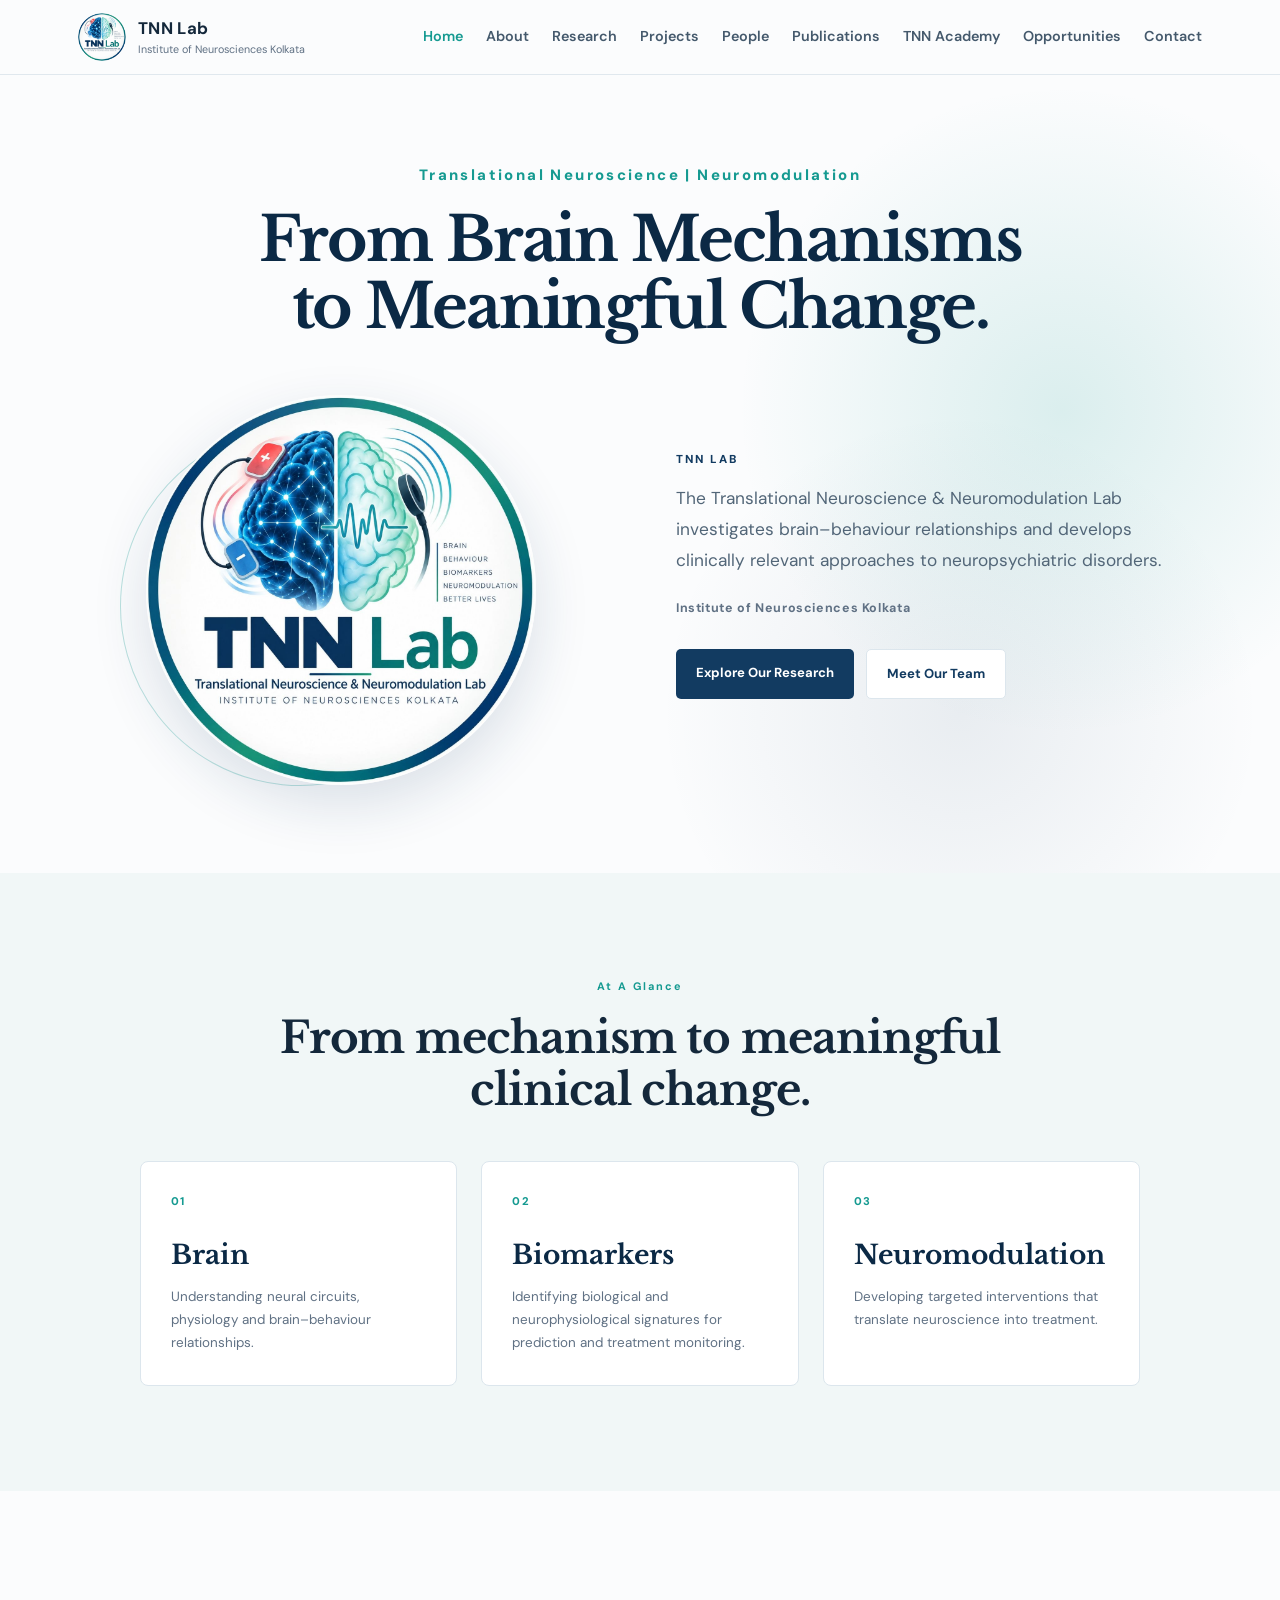
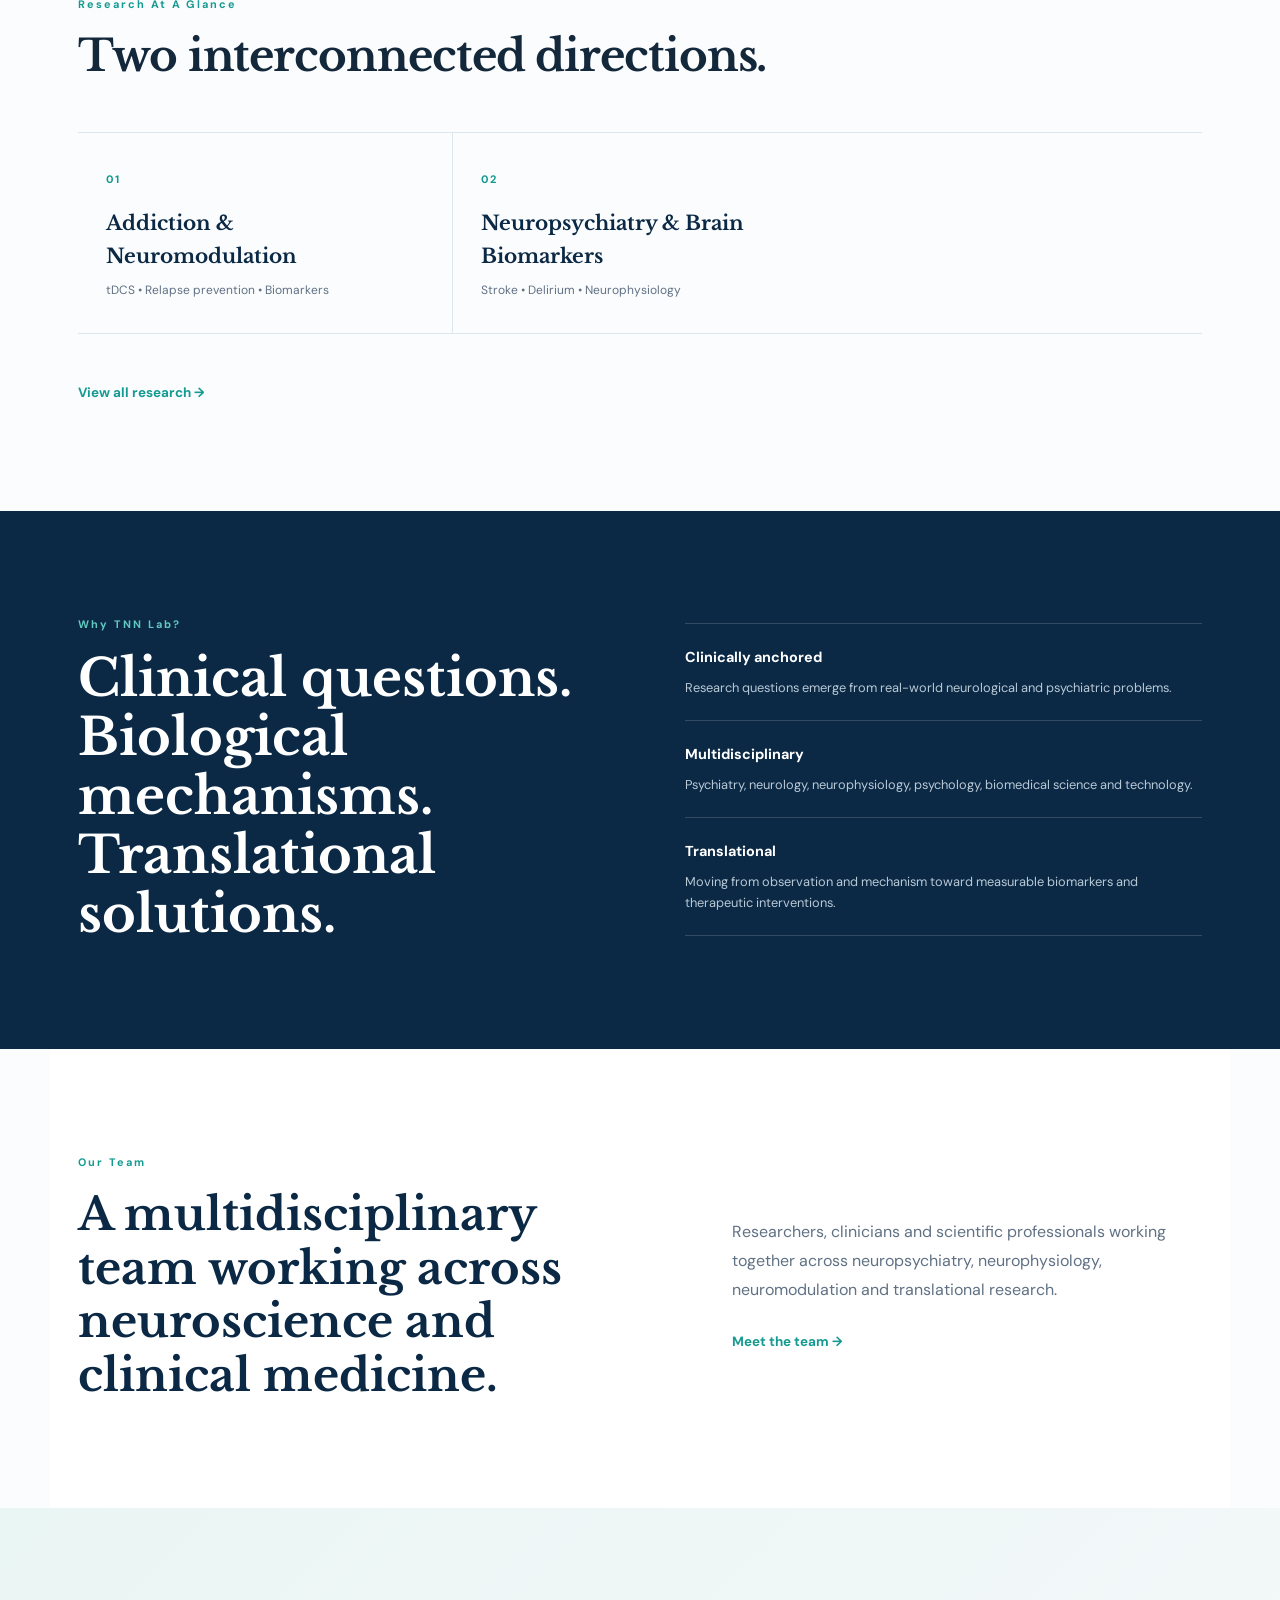
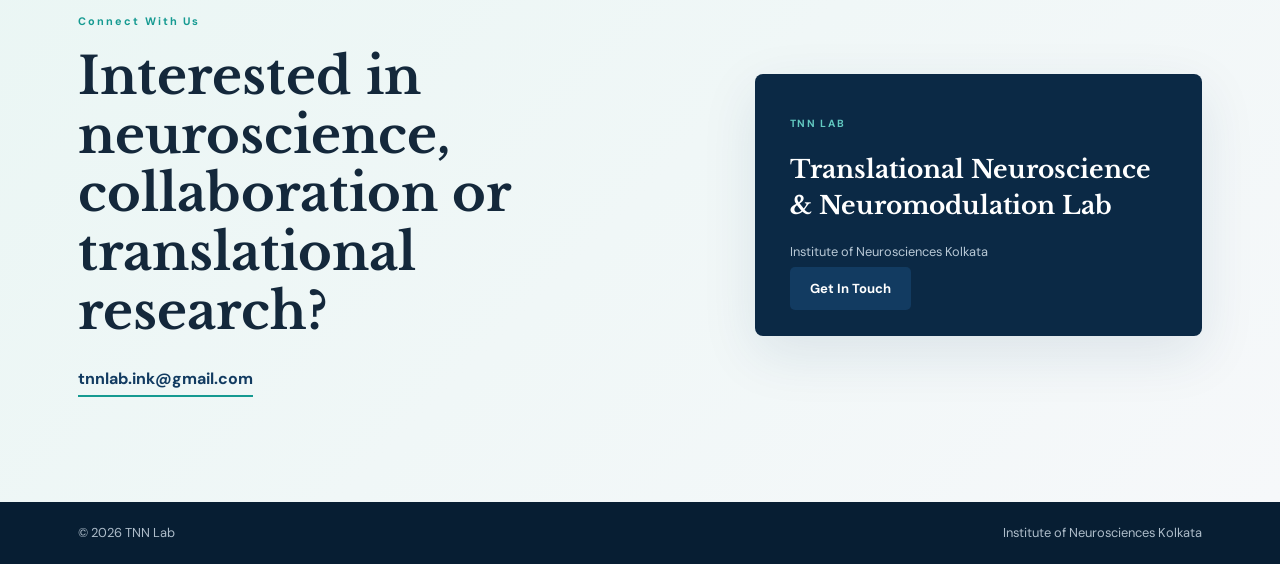
<file: index.html>
<!DOCTYPE html>
<html lang="en">
<head>
  <meta charset="UTF-8">
  <meta name="viewport" content="width=device-width, initial-scale=1.0">
  <meta name="description" content="TNN Lab — Translational Neuroscience & Neuromodulation Lab at the Institute of Neurosciences Kolkata.">
  <title>TNN Lab | Translational Neuroscience & Neuromodulation</title>
  <link rel="stylesheet" href="style.css">
</head>
<body>
  <header class="site-header">
    <div class="nav-wrap">
      <a class="brand" href="index.html" aria-label="TNN Lab home">
        <img src="assets/tnn-lab-logo.jpg" alt="TNN Lab logo">
        <span><strong>TNN Lab</strong><small>Institute of Neurosciences Kolkata</small></span>
      </a>
      <button class="menu-toggle" aria-label="Open navigation" aria-expanded="false">☰</button>
      <nav class="nav" aria-label="Primary navigation">
        <a class="active" href="index.html">Home</a>
        <a href="about.html">About</a>
        <a href="research.html">Research</a>
        <a href="projects.html">Projects</a>
        <a href="people.html">People</a>
        <a href="publications.html">Publications</a><a href="academy.html">TNN Academy</a>
        <a href="opportunities.html">Opportunities</a>
        <a href="contact.html">Contact</a>
      </nav>
    </div>
  </header>

  <main>
    <section class="hero home-hero">
      <div class="home-hero-heading">
        <p class="home-eyebrow">Translational Neuroscience | Neuromodulation</p>
        <h1>From Brain Mechanisms<br><em>to Meaningful Change.</em></h1>
      </div>

      <div class="home-intro">
        <div class="home-intro-visual">
          <div class="logo-orbit"></div>
          <img src="assets/tnn-lab-logo.jpg" alt="TNN Lab">
        </div>
        <div class="home-intro-copy">
          <p class="home-intro-kicker">TNN Lab</p>
          <p class="lead">
            The Translational Neuroscience &amp; Neuromodulation Lab investigates
            brain–behaviour relationships and develops clinically relevant approaches
            to neuropsychiatric disorders.
          </p>
          <p class="home-location">Institute of Neurosciences Kolkata</p>
          <div class="hero-actions">
            <a class="btn btn-primary" href="research.html">Explore Our Research</a>
            <a class="btn btn-quiet" href="people.html">Meet Our Team</a>
          </div>
        </div>
      </div>
    </section>

    <section class="home-pillars section section-light">
      <div class="section-heading home-centered-heading">
        <p class="eyebrow">At A Glance</p>
        <h2>From mechanism to meaningful clinical change.</h2>
      </div>
      <div class="pillar-grid">
        <article class="pillar">
          <div class="pillar-number">01</div>
          <h3>Brain</h3>
          <p>Understanding neural circuits, physiology and brain–behaviour relationships.</p>
        </article>
        <article class="pillar">
          <div class="pillar-number">02</div>
          <h3>Biomarkers</h3>
          <p>Identifying biological and neurophysiological signatures for prediction and treatment monitoring.</p>
        </article>
        <article class="pillar">
          <div class="pillar-number">03</div>
          <h3>Neuromodulation</h3>
          <p>Developing targeted interventions that translate neuroscience into treatment.</p>
        </article>
      </div>
    </section>

    <section class="home-research section">
      <div class="section-heading">
        <p class="eyebrow">Research At A Glance</p>
        <h2>Two interconnected directions.</h2>
      </div>
      <div class="research-glance-grid">
        <article>
          <span>01</span>
          <h3>Addiction &amp; Neuromodulation</h3>
          <p>tDCS • Relapse prevention • Biomarkers</p>
        </article>
        <article>
          <span>02</span>
          <h3>Neuropsychiatry &amp; Brain Biomarkers</h3>
          <p>Stroke • Delirium • Neurophysiology</p>
        </article>
      </div>
      <div class="section-cta"><a class="text-link" href="research.html">View all research →</a></div>
    </section>

    <section class="home-why section section-dark">
      <div class="home-why-grid">
        <div>
          <p class="eyebrow">Why TNN Lab?</p>
          <h2>Clinical questions.<br>Biological mechanisms.<br>Translational solutions.</h2>
        </div>
        <div class="why-list">
          <div><strong>Clinically anchored</strong><span>Research questions emerge from real-world neurological and psychiatric problems.</span></div>
          <div><strong>Multidisciplinary</strong><span>Psychiatry, neurology, neurophysiology, psychology, biomedical science and technology.</span></div>
          <div><strong>Translational</strong><span>Moving from observation and mechanism toward measurable biomarkers and therapeutic interventions.</span></div>
        </div>
      </div>
    </section>

    <section class="home-team section">
      <div class="home-team-inner">
        <div>
          <p class="eyebrow">Our Team</p>
          <h2>A multidisciplinary team working across neuroscience and clinical medicine.</h2>
        </div>
        <div>
          <p>Researchers, clinicians and scientific professionals working together across neuropsychiatry, neurophysiology, neuromodulation and translational research.</p>
          <a class="text-link" href="people.html">Meet the team →</a>
        </div>
      </div>
    </section>

    <section class="home-contact section contact-section">
      <div class="contact-grid">
        <div>
          <p class="eyebrow">Connect With Us</p>
          <h2>Interested in neuroscience, collaboration or translational research?</h2>
          <a class="email" href="mailto:tnnlab.ink@gmail.com">tnnlab.ink@gmail.com</a>
        </div>
        <div class="contact-box">
          <span class="contact-label">TNN LAB</span>
          <h3>Translational Neuroscience<br>&amp; Neuromodulation Lab</h3>
          <p>Institute of Neurosciences Kolkata</p>
          <a class="btn btn-primary" href="contact.html">Get In Touch</a>
        </div>
      </div>
    </section>
  </main>

  <footer>
    <div class="footer-inner">
      <span>© <span id="year"></span> TNN Lab</span>
      <span><a href="https://www.neurokolkata.org/" target="_blank" rel="noopener">Institute of Neurosciences Kolkata</a></span>
    </div>
  </footer>
  <script src="script.js"></script>
</body>
</html>
</file>
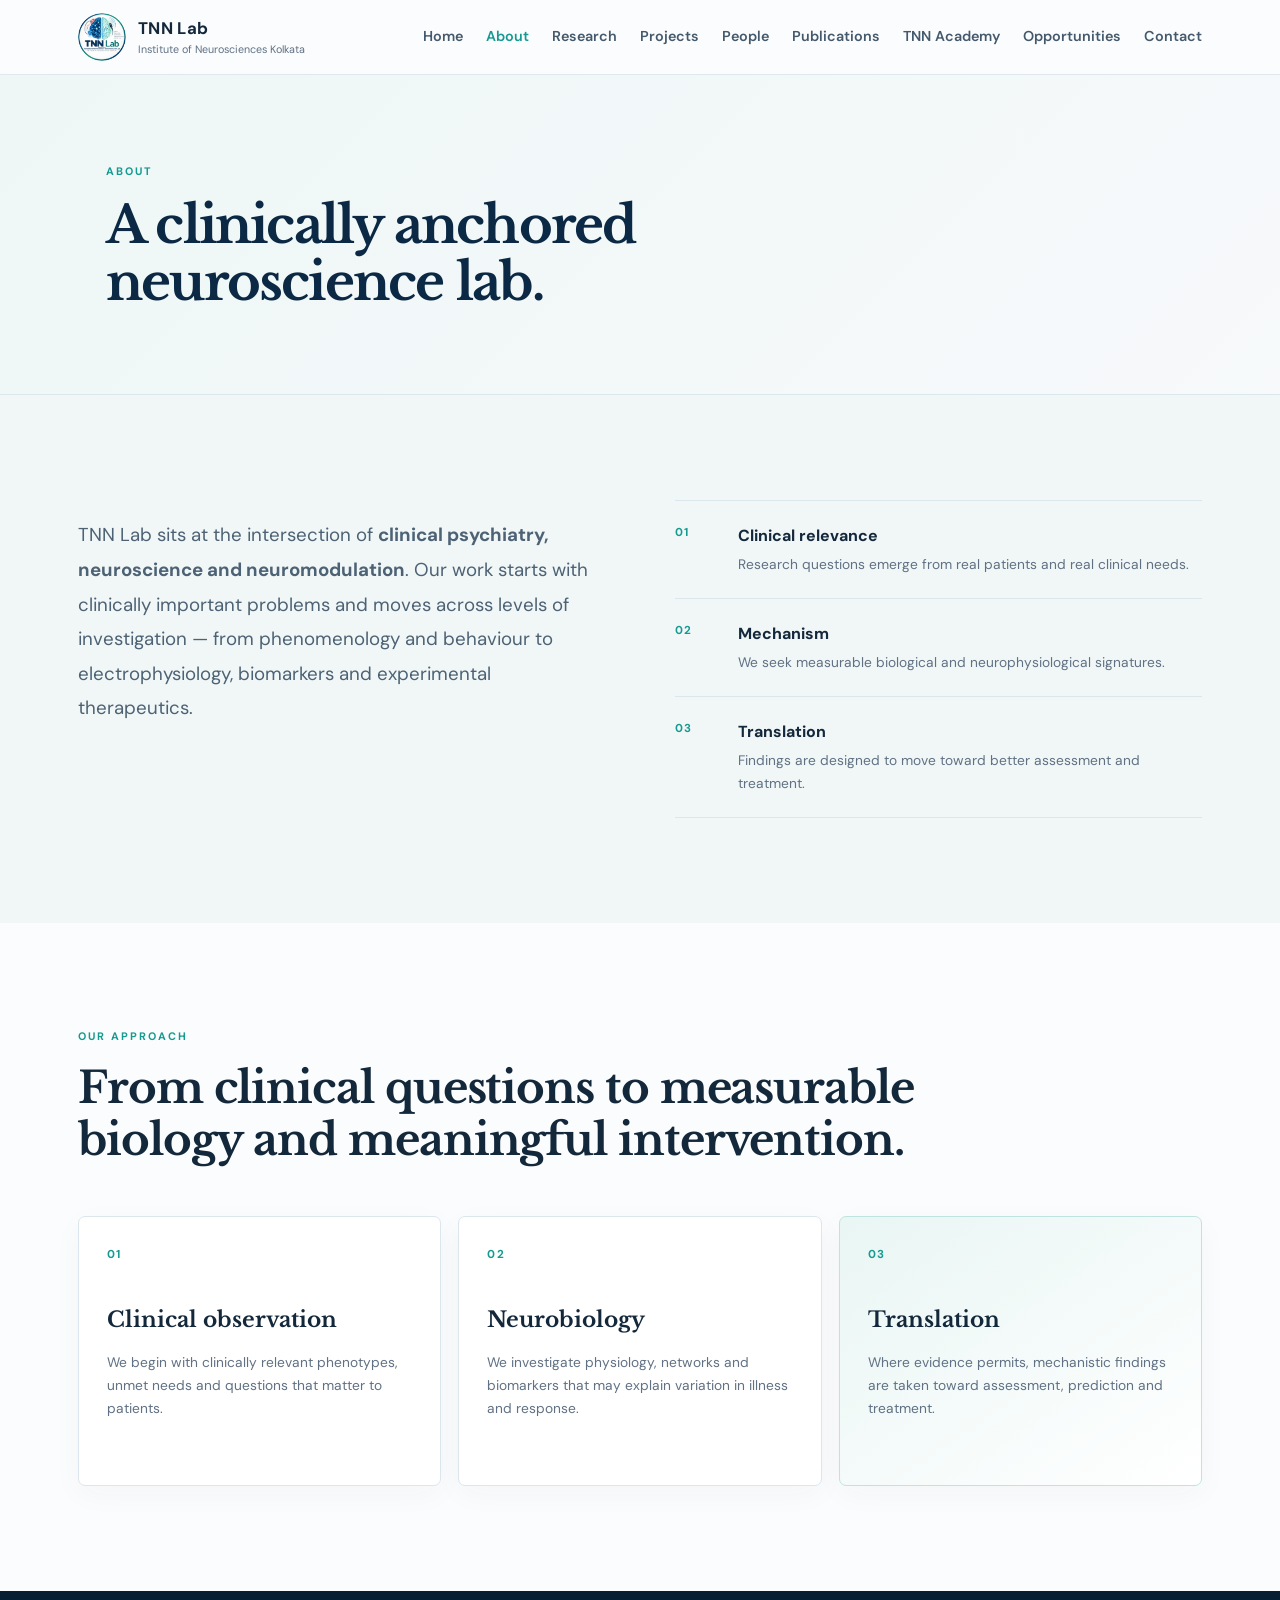
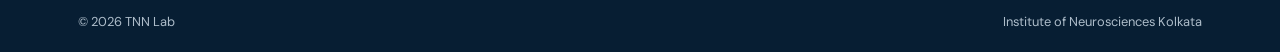
<file: about.html>
<!DOCTYPE html><html lang="en"><head><meta charset="UTF-8"><meta name="viewport" content="width=device-width, initial-scale=1.0"><meta name="description" content="About TNN Lab — Translational Neuroscience & Neuromodulation Lab."><title>About | TNN Lab</title><link rel="stylesheet" href="style.css"></head><body><header class="site-header"><div class="nav-wrap"><a class="brand" href="index.html"><img src="assets/tnn-lab-logo.jpg" alt="TNN Lab logo"><span><strong>TNN Lab</strong><small>Institute of Neurosciences Kolkata</small></span></a><button class="menu-toggle" aria-label="Open navigation" aria-expanded="false">☰</button><nav class="nav"><a href="index.html">Home</a><a class="active" href="about.html">About</a><a href="research.html">Research</a><a href="projects.html">Projects</a><a href="people.html">People</a><a href="publications.html">Publications</a><a href="academy.html">TNN Academy</a><a href="opportunities.html">Opportunities</a><a href="contact.html">Contact</a></nav></div></header><main><section class="page-hero"><div class="page-hero-inner"><p class="eyebrow">ABOUT</p><h1>A clinically anchored neuroscience lab.</h1></div></section><section class="section section-light"><div class="two-col"><div><p class="large-copy">TNN Lab sits at the intersection of <strong>clinical psychiatry, neuroscience and neuromodulation</strong>. Our work starts with clinically important problems and moves across levels of investigation — from phenomenology and behaviour to electrophysiology, biomarkers and experimental therapeutics.</p></div><div class="principles"><div class="principle"><span>01</span><div><h3>Clinical relevance</h3><p>Research questions emerge from real patients and real clinical needs.</p></div></div><div class="principle"><span>02</span><div><h3>Mechanism</h3><p>We seek measurable biological and neurophysiological signatures.</p></div></div><div class="principle"><span>03</span><div><h3>Translation</h3><p>Findings are designed to move toward better assessment and treatment.</p></div></div></div></div></section><section class="section"><div class="section-heading"><p class="eyebrow">OUR APPROACH</p><h2>From clinical questions to measurable biology and meaningful intervention.</h2></div><div class="research-grid"><article class="research-card"><div class="card-no">01</div><h3>Clinical observation</h3><p>We begin with clinically relevant phenotypes, unmet needs and questions that matter to patients.</p></article><article class="research-card"><div class="card-no">02</div><h3>Neurobiology</h3><p>We investigate physiology, networks and biomarkers that may explain variation in illness and response.</p></article><article class="research-card accent-card"><div class="card-no">03</div><h3>Translation</h3><p>Where evidence permits, mechanistic findings are taken toward assessment, prediction and treatment.</p></article></div></section></main><footer><div class="footer-inner"><span>© <span id="year"></span> TNN Lab</span><span><a href="https://www.neurokolkata.org/" target="_blank" rel="noopener">Institute of Neurosciences Kolkata</a></span></div></footer><script src="script.js"></script></body></html>
</file>
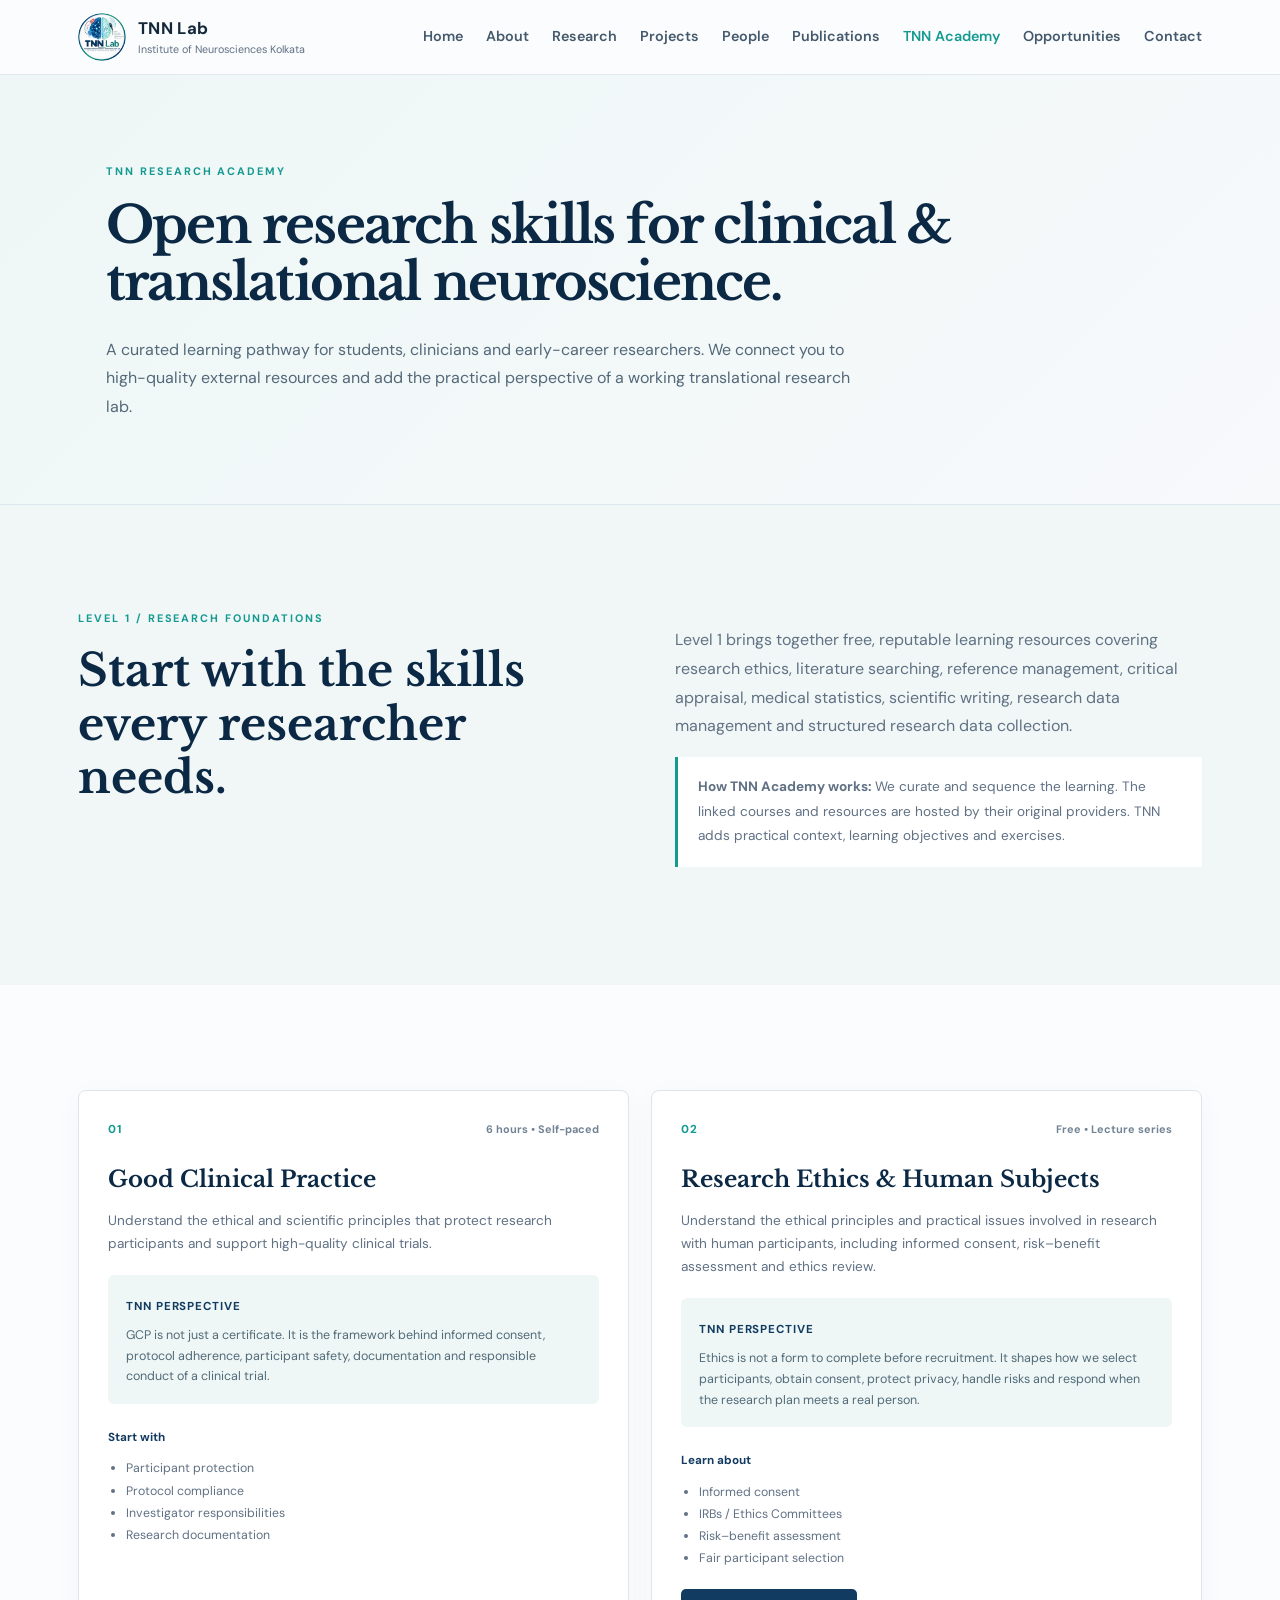
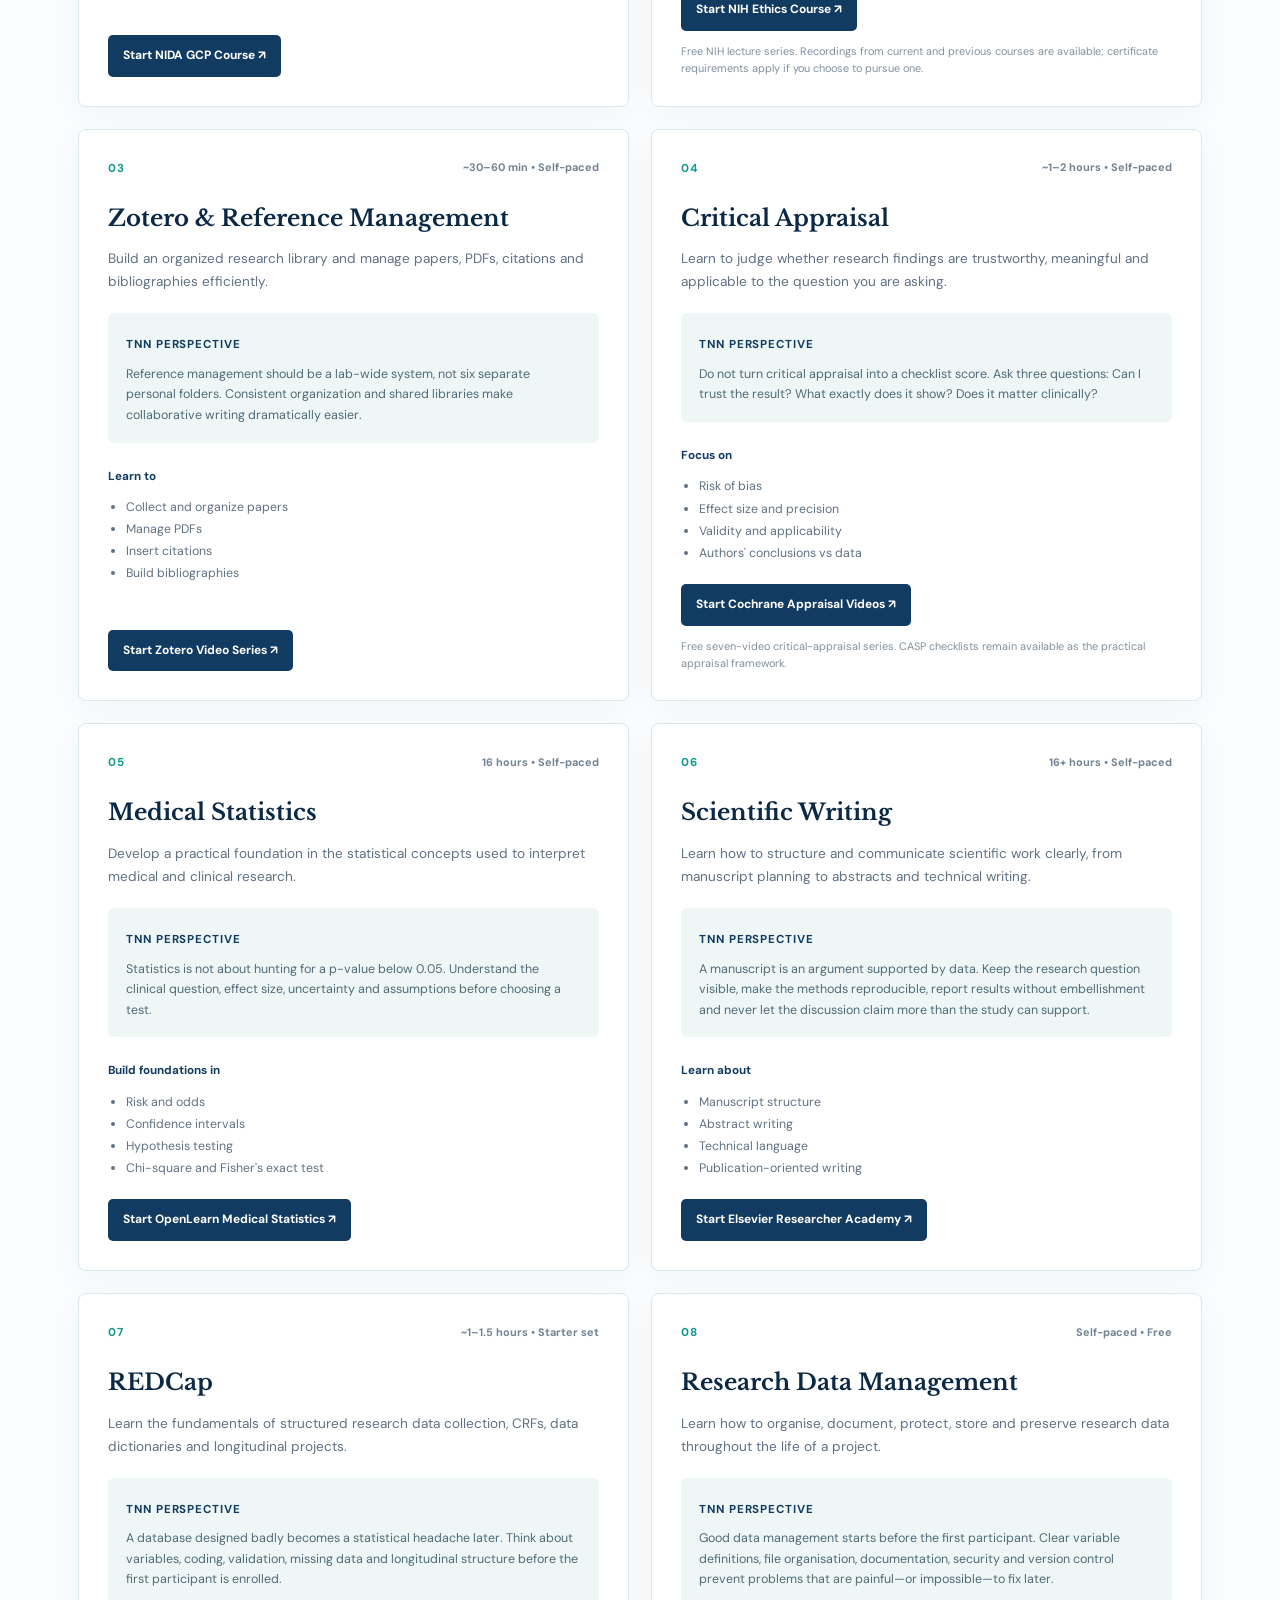
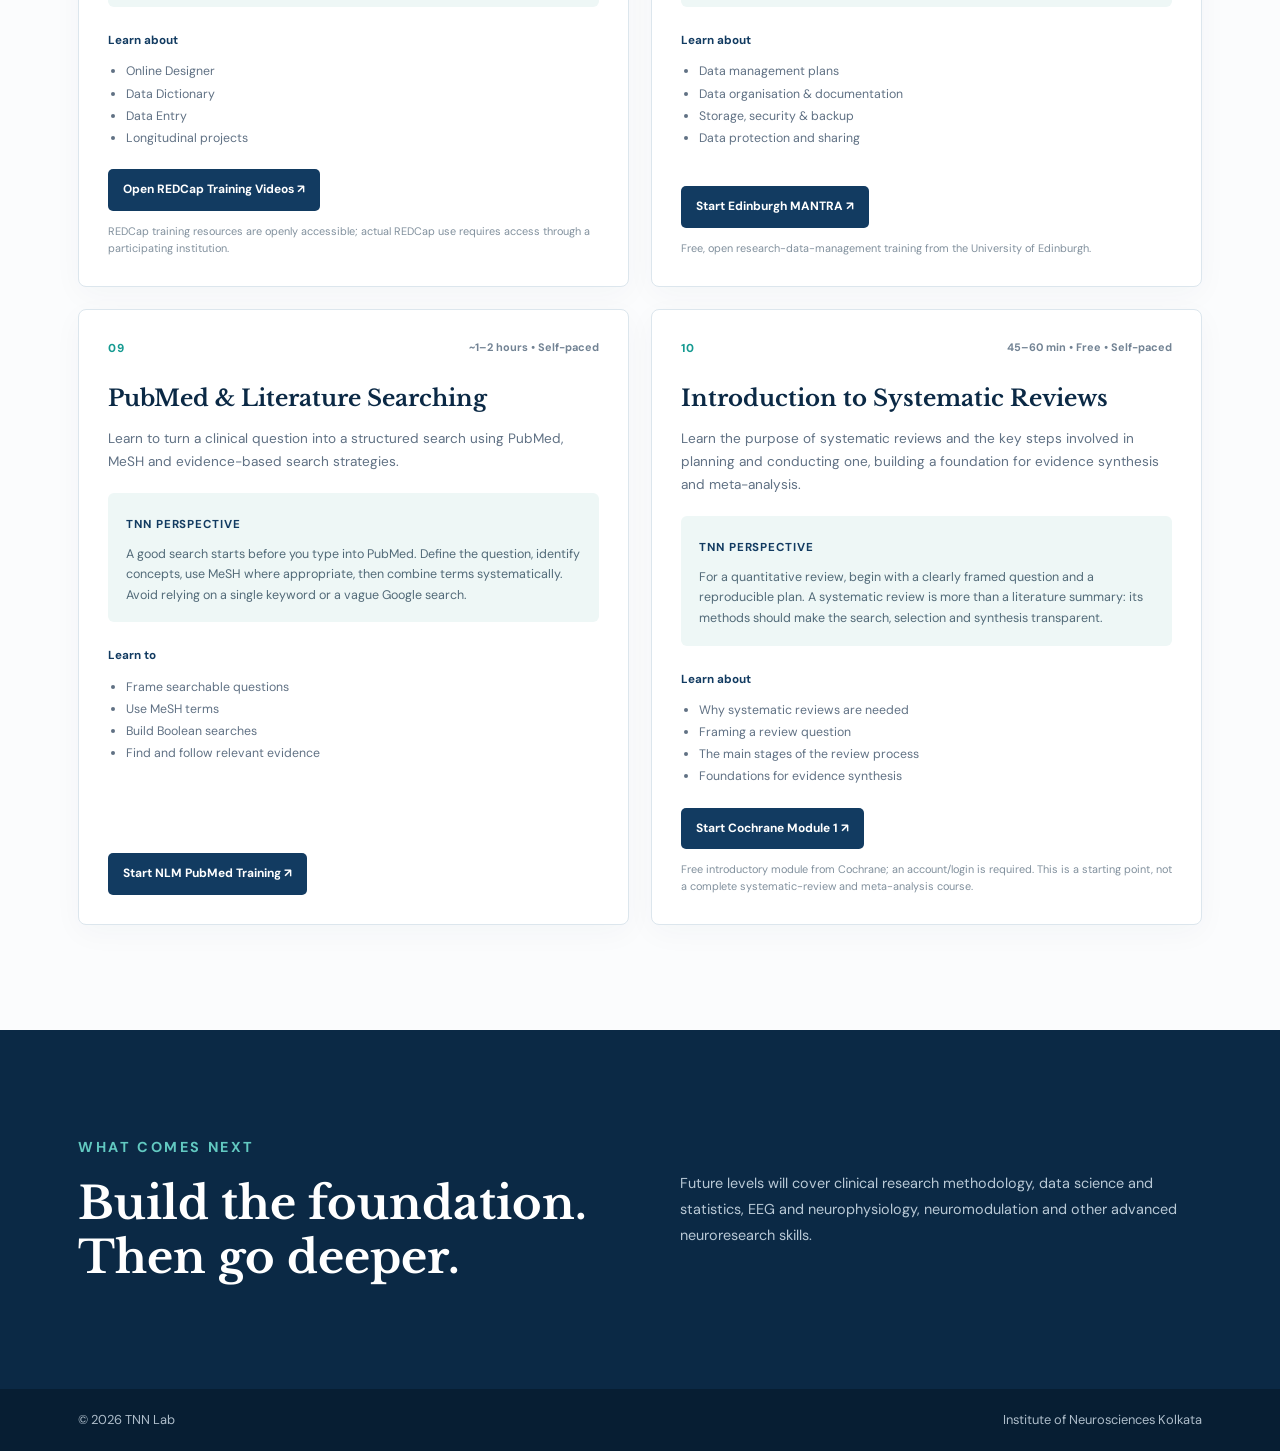
<file: academy.html>
<!DOCTYPE html>
<html lang="en">
<head>
  <meta charset="UTF-8">
  <meta name="viewport" content="width=device-width, initial-scale=1.0">
  <meta name="description" content="TNN Research Academy — open research skills for clinical and translational neuroscience.">
  <title>TNN Research Academy | TNN Lab</title>
  <link rel="stylesheet" href="style.css">
</head>
<body>
  <header class="site-header">
    <div class="nav-wrap">
      <a class="brand" href="index.html" aria-label="TNN Lab home">
        <img src="assets/tnn-lab-logo.jpg" alt="TNN Lab logo">
        <span><strong>TNN Lab</strong><small>Institute of Neurosciences Kolkata</small></span>
      </a>
      <button class="menu-toggle" aria-label="Open navigation" aria-expanded="false">☰</button>
      <nav class="nav" aria-label="Primary navigation">
        <a href="index.html">Home</a>
        <a href="about.html">About</a>
        <a href="research.html">Research</a>
        <a href="projects.html">Projects</a>
        <a href="people.html">People</a>
        <a href="publications.html">Publications</a>
        <a href="academy.html" class="active">TNN Academy</a>
        <a href="opportunities.html">Opportunities</a>
        <a href="contact.html">Contact</a>
      </nav>
    </div>
  </header>

  <main>
    <section class="page-hero academy-hero">
      <div class="page-hero-inner">
        <p class="eyebrow">TNN RESEARCH ACADEMY</p>
        <h1>Open research skills for clinical &amp; translational neuroscience.</h1>
        <p class="academy-hero-copy">A curated learning pathway for students, clinicians and early-career researchers. We connect you to high-quality external resources and add the practical perspective of a working translational research lab.</p>
      </div>
    </section>

    <section class="section section-light">
      <div class="academy-intro">
        <div>
          <p class="eyebrow">LEVEL 1 / RESEARCH FOUNDATIONS</p>
          <h2>Start with the skills every researcher needs.</h2>
        </div>
        <div>
          <p>Level 1 brings together free, reputable learning resources covering research ethics, literature searching, reference management, critical appraisal, medical statistics, scientific writing, research data management and structured research data collection.</p>
          <p class="academy-note"><strong>How TNN Academy works:</strong> We curate and sequence the learning. The linked courses and resources are hosted by their original providers. TNN adds practical context, learning objectives and exercises.</p>
        </div>
      </div>
    </section>

    <section class="section academy-section">
      <div class="academy-grid">

        <article class="academy-card">
          <div class="academy-card-top"><span class="academy-number">01</span><span class="academy-meta">6 hours • Self-paced</span></div>
          <h3>Good Clinical Practice</h3>
          <p class="academy-description">Understand the ethical and scientific principles that protect research participants and support high-quality clinical trials.</p>
          <div class="academy-perspective"><strong>TNN Perspective</strong><p>GCP is not just a certificate. It is the framework behind informed consent, protocol adherence, participant safety, documentation and responsible conduct of a clinical trial.</p></div>
          <div class="academy-learn"><strong>Start with</strong><ul><li>Participant protection</li><li>Protocol compliance</li><li>Investigator responsibilities</li><li>Research documentation</li></ul></div>
          <a class="academy-button" href="https://gcp.nidatraining.org/" target="_blank" rel="noopener">Start NIDA GCP Course ↗</a>
        </article>


        <article class="academy-card">
          <div class="academy-card-top"><span class="academy-number">02</span><span class="academy-meta">Free • Lecture series</span></div>
          <h3>Research Ethics &amp; Human Subjects</h3>
          <p class="academy-description">Understand the ethical principles and practical issues involved in research with human participants, including informed consent, risk–benefit assessment and ethics review.</p>
          <div class="academy-perspective"><strong>TNN Perspective</strong><p>Ethics is not a form to complete before recruitment. It shapes how we select participants, obtain consent, protect privacy, handle risks and respond when the research plan meets a real person.</p></div>
          <div class="academy-learn"><strong>Learn about</strong><ul><li>Informed consent</li><li>IRBs / Ethics Committees</li><li>Risk–benefit assessment</li><li>Fair participant selection</li></ul></div>
          <a class="academy-button" href="https://www.cc.nih.gov/bioethics/courses/ethical-regulatory-aspects" target="_blank" rel="noopener">Start NIH Ethics Course ↗</a>
          <p class="academy-footnote">Free NIH lecture series. Recordings from current and previous courses are available; certificate requirements apply if you choose to pursue one.</p>
        </article>


        <article class="academy-card">
          <div class="academy-card-top"><span class="academy-number">03</span><span class="academy-meta">~30–60 min • Self-paced</span></div>
          <h3>Zotero &amp; Reference Management</h3>
          <p class="academy-description">Build an organized research library and manage papers, PDFs, citations and bibliographies efficiently.</p>
          <div class="academy-perspective"><strong>TNN Perspective</strong><p>Reference management should be a lab-wide system, not six separate personal folders. Consistent organization and shared libraries make collaborative writing dramatically easier.</p></div>
          <div class="academy-learn"><strong>Learn to</strong><ul><li>Collect and organize papers</li><li>Manage PDFs</li><li>Insert citations</li><li>Build bibliographies</li></ul></div>
          <a class="academy-button" href="https://library.unimelb.edu.au/recite/guides-and-tutorials/reference-management-resources/zotero-video-series" target="_blank" rel="noopener">Start Zotero Video Series ↗</a>
        </article>


        <article class="academy-card">
          <div class="academy-card-top"><span class="academy-number">04</span><span class="academy-meta">~1–2 hours • Self-paced</span></div>
          <h3>Critical Appraisal</h3>
          <p class="academy-description">Learn to judge whether research findings are trustworthy, meaningful and applicable to the question you are asking.</p>
          <div class="academy-perspective"><strong>TNN Perspective</strong><p>Do not turn critical appraisal into a checklist score. Ask three questions: Can I trust the result? What exactly does it show? Does it matter clinically?</p></div>
          <div class="academy-learn"><strong>Focus on</strong><ul><li>Risk of bias</li><li>Effect size and precision</li><li>Validity and applicability</li><li>Authors' conclusions vs data</li></ul></div>
          <a class="academy-button" href="https://www.youtube.com/watch?v=H8Y-yfi3vp4" target="_blank" rel="noopener">Start Cochrane Appraisal Videos ↗</a><p class="academy-footnote">Free seven-video critical-appraisal series. CASP checklists remain available as the practical appraisal framework.</p>
        </article>


        <article class="academy-card">
          <div class="academy-card-top"><span class="academy-number">05</span><span class="academy-meta">16 hours • Self-paced</span></div>
          <h3>Medical Statistics</h3>
          <p class="academy-description">Develop a practical foundation in the statistical concepts used to interpret medical and clinical research.</p>
          <div class="academy-perspective"><strong>TNN Perspective</strong><p>Statistics is not about hunting for a p-value below 0.05. Understand the clinical question, effect size, uncertainty and assumptions before choosing a test.</p></div>
          <div class="academy-learn"><strong>Build foundations in</strong><ul><li>Risk and odds</li><li>Confidence intervals</li><li>Hypothesis testing</li><li>Chi-square and Fisher's exact test</li></ul></div>
          <a class="academy-button" href="https://www.open.edu/openlearn/science-maths-technology/medical-statistics/" target="_blank" rel="noopener">Start OpenLearn Medical Statistics ↗</a>
        </article>


        <article class="academy-card">
          <div class="academy-card-top"><span class="academy-number">06</span><span class="academy-meta">16+ hours • Self-paced</span></div>
          <h3>Scientific Writing</h3>
          <p class="academy-description">Learn how to structure and communicate scientific work clearly, from manuscript planning to abstracts and technical writing.</p>
          <div class="academy-perspective"><strong>TNN Perspective</strong><p>A manuscript is an argument supported by data. Keep the research question visible, make the methods reproducible, report results without embellishment and never let the discussion claim more than the study can support.</p></div>
          <div class="academy-learn"><strong>Learn about</strong><ul><li>Manuscript structure</li><li>Abstract writing</li><li>Technical language</li><li>Publication-oriented writing</li></ul></div>
          <a class="academy-button" href="https://researcheracademy.elsevier.com/writing-research" target="_blank" rel="noopener">Start Elsevier Researcher Academy ↗</a>
        </article>


        <article class="academy-card">
          <div class="academy-card-top"><span class="academy-number">07</span><span class="academy-meta">~1–1.5 hours • Starter set</span></div>
          <h3>REDCap</h3>
          <p class="academy-description">Learn the fundamentals of structured research data collection, CRFs, data dictionaries and longitudinal projects.</p>
          <div class="academy-perspective"><strong>TNN Perspective</strong><p>A database designed badly becomes a statistical headache later. Think about variables, coding, validation, missing data and longitudinal structure before the first participant is enrolled.</p></div>
          <div class="academy-learn"><strong>Learn about</strong><ul><li>Online Designer</li><li>Data Dictionary</li><li>Data Entry</li><li>Longitudinal projects</li></ul></div>
          <a class="academy-button" href="https://projectredcap.org/resources/videos/" target="_blank" rel="noopener">Open REDCap Training Videos ↗</a>
          <p class="academy-footnote">REDCap training resources are openly accessible; actual REDCap use requires access through a participating institution.</p>
        </article>

        <article class="academy-card">
          <div class="academy-card-top"><span class="academy-number">08</span><span class="academy-meta">Self-paced • Free</span></div>
          <h3>Research Data Management</h3>
          <p class="academy-description">Learn how to organise, document, protect, store and preserve research data throughout the life of a project.</p>
          <div class="academy-perspective"><strong>TNN Perspective</strong><p>Good data management starts before the first participant. Clear variable definitions, file organisation, documentation, security and version control prevent problems that are painful—or impossible—to fix later.</p></div>
          <div class="academy-learn"><strong>Learn about</strong><ul><li>Data management plans</li><li>Data organisation &amp; documentation</li><li>Storage, security &amp; backup</li><li>Data protection and sharing</li></ul></div>
          <a class="academy-button" href="https://mantra.ed.ac.uk/" target="_blank" rel="noopener">Start Edinburgh MANTRA ↗</a>
          <p class="academy-footnote">Free, open research-data-management training from the University of Edinburgh.</p>
        </article>


        <article class="academy-card">
          <div class="academy-card-top"><span class="academy-number">09</span><span class="academy-meta">~1–2 hours • Self-paced</span></div>
          <h3>PubMed &amp; Literature Searching</h3>
          <p class="academy-description">Learn to turn a clinical question into a structured search using PubMed, MeSH and evidence-based search strategies.</p>
          <div class="academy-perspective"><strong>TNN Perspective</strong><p>A good search starts before you type into PubMed. Define the question, identify concepts, use MeSH where appropriate, then combine terms systematically. Avoid relying on a single keyword or a vague Google search.</p></div>
          <div class="academy-learn"><strong>Learn to</strong><ul><li>Frame searchable questions</li><li>Use MeSH terms</li><li>Build Boolean searches</li><li>Find and follow relevant evidence</li></ul></div>
          <a class="academy-button" href="https://learn.nlm.nih.gov/documentation/training-packets/T0042010P/" target="_blank" rel="noopener">Start NLM PubMed Training ↗</a>
        </article>

        <article class="academy-card">
          <div class="academy-card-top"><span class="academy-number">10</span><span class="academy-meta">45–60 min • Free • Self-paced</span></div>
          <h3>Introduction to Systematic Reviews</h3>
          <p class="academy-description">Learn the purpose of systematic reviews and the key steps involved in planning and conducting one, building a foundation for evidence synthesis and meta-analysis.</p>
          <div class="academy-perspective"><strong>TNN Perspective</strong><p>For a quantitative review, begin with a clearly framed question and a reproducible plan. A systematic review is more than a literature summary: its methods should make the search, selection and synthesis transparent.</p></div>
          <div class="academy-learn"><strong>Learn about</strong><ul><li>Why systematic reviews are needed</li><li>Framing a review question</li><li>The main stages of the review process</li><li>Foundations for evidence synthesis</li></ul></div>
          <a class="academy-button" href="https://training.cochrane.org/interactivelearning/module-1-introduction-conducting-systematic-reviews" target="_blank" rel="noopener">Start Cochrane Module 1 ↗</a>
          <p class="academy-footnote">Free introductory module from Cochrane; an account/login is required. This is a starting point, not a complete systematic-review and meta-analysis course.</p>
        </article>



      </div>
    </section>

    <section class="section section-dark academy-next">
      <div class="academy-next-inner">
        <div>
          <p class="eyebrow">WHAT COMES NEXT</p>
          <h2>Build the foundation. Then go deeper.</h2>
        </div>
        <p>Future levels will cover clinical research methodology, data science and statistics, EEG and neurophysiology, neuromodulation and other advanced neuroresearch skills.</p>
      </div>
    </section>
  </main>

  <footer>
    <div class="footer-inner">
      <span>© <span id="year"></span> TNN Lab</span>
      <span><a href="https://www.neurokolkata.org/" target="_blank" rel="noopener">Institute of Neurosciences Kolkata</a></span>
    </div>
  </footer>
  <script src="script.js"></script>
</body>
</html>
</file>
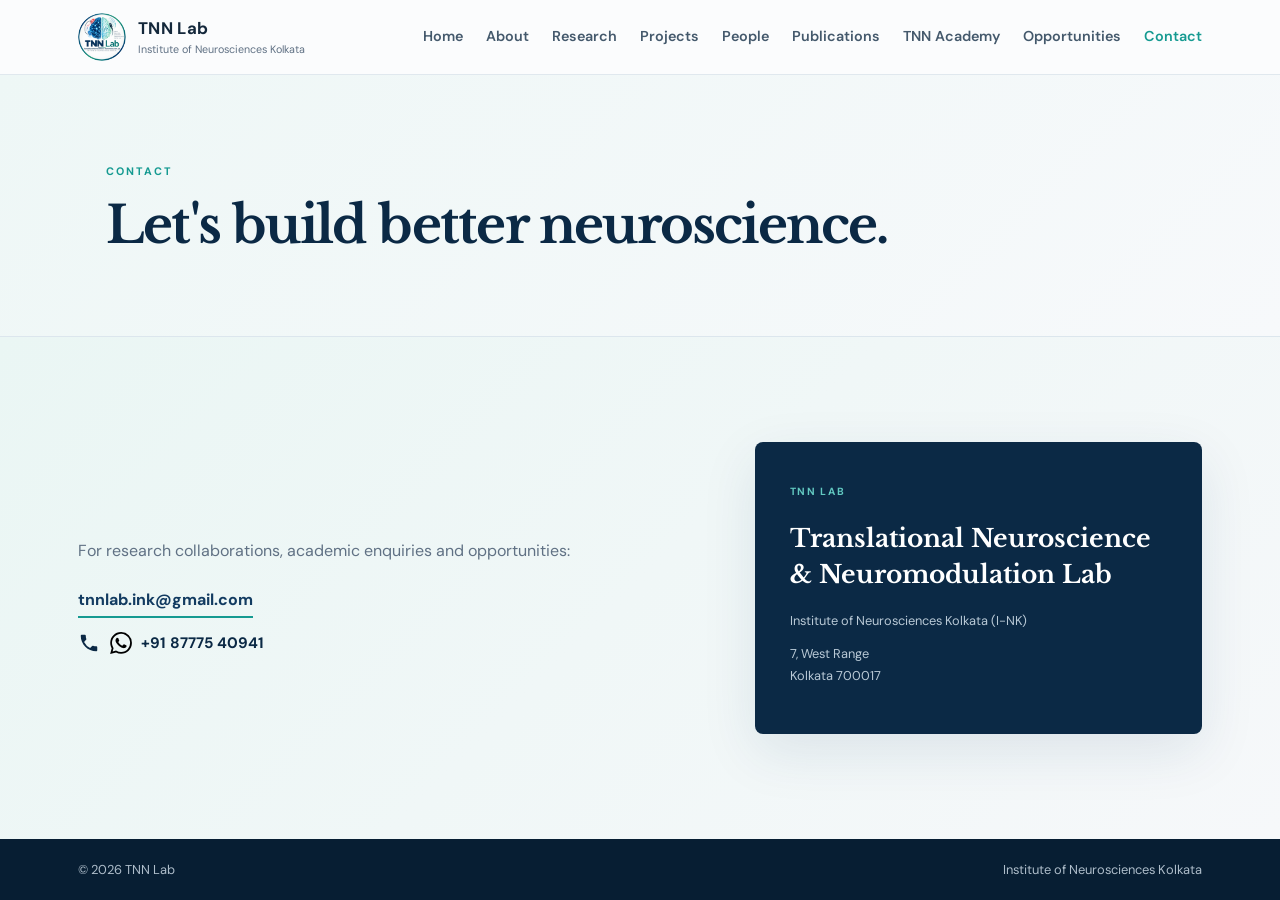
<file: contact.html>
<!DOCTYPE html><html lang="en"><head><meta charset="UTF-8"><meta name="viewport" content="width=device-width, initial-scale=1.0"><title>Contact | TNN Lab</title><link rel="stylesheet" href="style.css?v=20261012-contact-icons"></head><body><header class="site-header"><div class="nav-wrap"><a class="brand" href="index.html"><img src="assets/tnn-lab-logo.jpg" alt="TNN Lab logo"><span><strong>TNN Lab</strong><small>Institute of Neurosciences Kolkata</small></span></a><button class="menu-toggle" aria-label="Open navigation" aria-expanded="false">☰</button><nav class="nav"><a class="" href="index.html">Home</a><a class="" href="about.html">About</a><a class="" href="research.html">Research</a><a class="" href="projects.html">Projects</a><a class="" href="people.html">People</a><a class="" href="publications.html">Publications</a><a class="" href="academy.html">TNN Academy</a><a class="" href="opportunities.html">Opportunities</a><a class="active" href="contact.html">Contact</a></nav></div></header><main><section class="page-hero"><div class="page-hero-inner"><p class="eyebrow">CONTACT</p><h1>Let's build better neuroscience.</h1></div></section><section class="section contact-section"><div class="contact-grid"><div><p class="contact-lead">For research collaborations, academic enquiries and opportunities:</p><a class="email" href="mailto:tnnlab.ink@gmail.com">tnnlab.ink@gmail.com</a><div class="contact-actions"><a class="call-contact" href="tel:+918777540941" aria-label="Call TNN Lab"><svg viewBox="0 0 24 24" width="22" height="22" aria-hidden="true"><path d="M6.62 10.79a15.05 15.05 0 0 0 6.59 6.59l2.2-2.2a1 1 0 0 1 1.01-.24c1.12.37 2.33.57 3.58.57a1 1 0 0 1 1 1V20a1 1 0 0 1-1 1C10.61 21 3 13.39 3 4a1 1 0 0 1 1-1h3.5a1 1 0 0 1 1 1c0 1.25.2 2.46.57 3.58a1 1 0 0 1-.25 1.01z"/></svg></a><a class="whatsapp-contact" href="https://wa.me/918777540941" target="_blank" rel="noopener" aria-label="Contact TNN Lab on WhatsApp"><span class="whatsapp-icon" aria-hidden="true"><svg viewBox="0 0 24 24" role="img"><path d="M17.472 14.382c-.297-.149-1.758-.867-2.03-.967-.273-.099-.471-.148-.67.15-.197.297-.767.966-.94 1.164-.173.199-.347.223-.644.075-.297-.15-1.255-.463-2.39-1.475-.883-.788-1.48-1.761-1.653-2.059-.173-.297-.018-.458.13-.606.134-.133.298-.347.446-.52.149-.174.198-.298.298-.497.099-.198.05-.372-.025-.521-.075-.148-.669-1.611-.916-2.206-.242-.579-.487-.5-.669-.51l-.57-.01c-.198 0-.52.074-.792.372-.273.297-1.04 1.016-1.04 2.479s1.065 2.876 1.213 3.074c.149.198 2.095 3.2 5.076 4.487.71.306 1.263.489 1.694.626.712.226 1.36.194 1.872.118.571-.085 1.758-.719 2.006-1.413.248-.694.248-1.289.173-1.413-.074-.124-.272-.198-.57-.347m-5.421 7.403h-.004a9.87 9.87 0 0 1-5.031-1.378l-.361-.214-3.741.982 1-3.648-.235-.374a9.86 9.86 0 1 1 8.372 4.632M20.52 3.449A11.82 11.82 0 0 0 12.086 0C5.565 0 .266 5.3.266 11.82c0 2.084.544 4.118 1.577 5.908L.16 24l6.416-1.684a11.85 11.85 0 0 0 5.51 1.403h.005c6.52 0 11.82-5.3 11.82-11.82a11.8 11.8 0 0 0-3.391-8.45"/></svg></span><span>+91 87775 40941</span></a></div></div><div class="contact-box"><span class="contact-label">TNN LAB</span><h3>Translational Neuroscience<br>&amp; Neuromodulation Lab</h3><p>Institute of Neurosciences Kolkata (I-NK)</p><p>7, West Range<br>Kolkata 700017</p></div></div></section></main><footer><div class="footer-inner"><span>© <span id="year"></span> TNN Lab</span><span><a href="https://www.neurokolkata.org/" target="_blank" rel="noopener">Institute of Neurosciences Kolkata</a></span></div></footer><script src="script.js"></script></body></html>
</file>
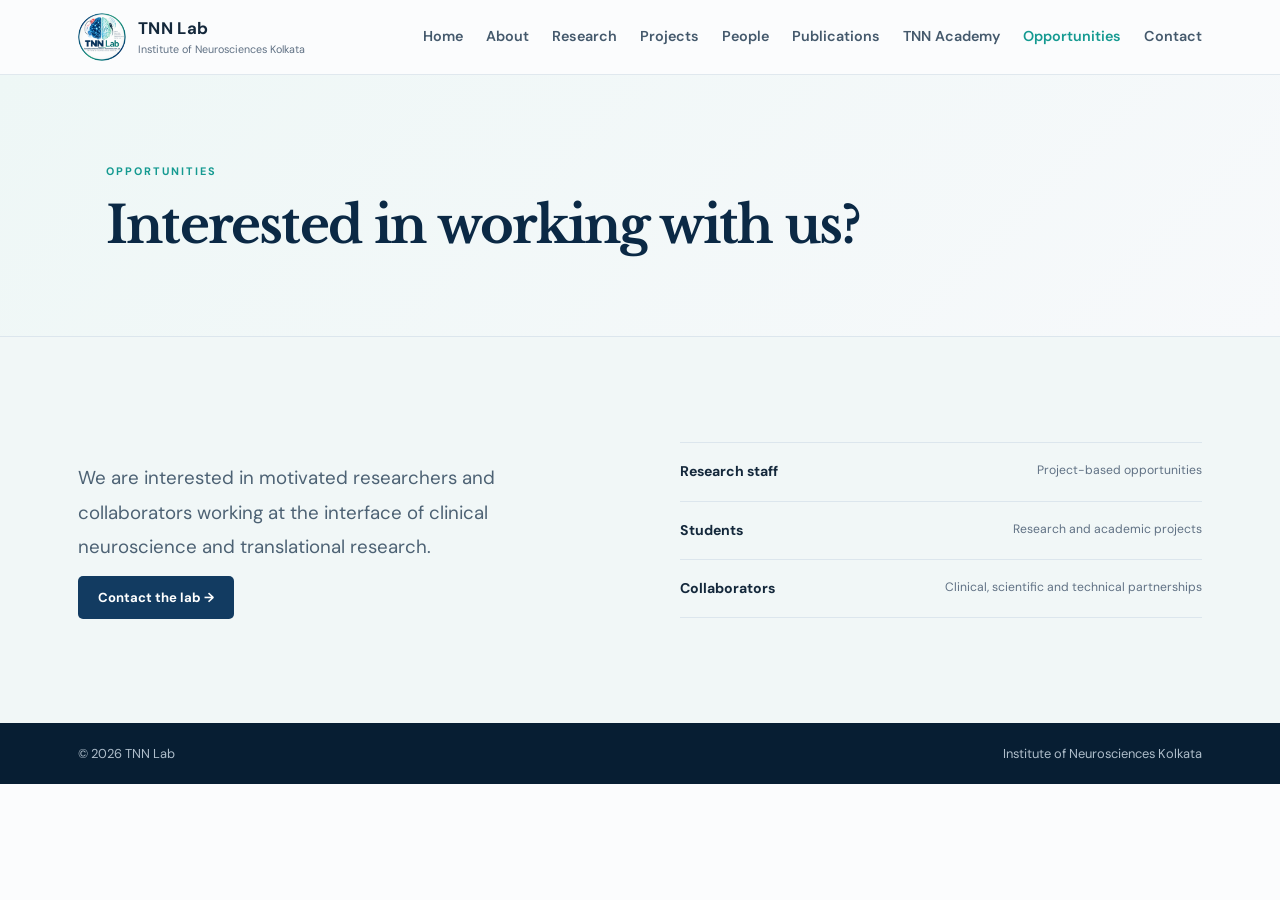
<file: opportunities.html>
<!DOCTYPE html><html lang="en"><head><meta charset="UTF-8"><meta name="viewport" content="width=device-width, initial-scale=1.0"><title>Opportunities | TNN Lab</title><link rel="stylesheet" href="style.css"></head><body><header class="site-header"><div class="nav-wrap"><a class="brand" href="index.html"><img src="assets/tnn-lab-logo.jpg" alt="TNN Lab logo"><span><strong>TNN Lab</strong><small>Institute of Neurosciences Kolkata</small></span></a><button class="menu-toggle" aria-label="Open navigation" aria-expanded="false">☰</button><nav class="nav"><a class="" href="index.html">Home</a><a class="" href="about.html">About</a><a class="" href="research.html">Research</a><a class="" href="projects.html">Projects</a><a class="" href="people.html">People</a><a class="" href="publications.html">Publications</a><a class="" href="academy.html">TNN Academy</a><a class="active" href="opportunities.html">Opportunities</a><a class="" href="contact.html">Contact</a></nav></div></header><main><section class="page-hero"><div class="page-hero-inner"><p class="eyebrow">OPPORTUNITIES</p><h1>Interested in working with us?</h1></div></section><section class="section section-light"><div class="opportunity-grid"><div><p class="large-copy">We are interested in motivated researchers and collaborators working at the interface of clinical neuroscience and translational research.</p><a class="btn btn-primary" href="contact.html">Contact the lab →</a></div><div class="opportunity-list"><div><strong>Research staff</strong><span>Project-based opportunities</span></div><div><strong>Students</strong><span>Research and academic projects</span></div><div><strong>Collaborators</strong><span>Clinical, scientific and technical partnerships</span></div></div></div></section></main><footer><div class="footer-inner"><span>© <span id="year"></span> TNN Lab</span><span><a href="https://www.neurokolkata.org/" target="_blank" rel="noopener">Institute of Neurosciences Kolkata</a></span></div></footer><script src="script.js"></script></body></html>
</file>
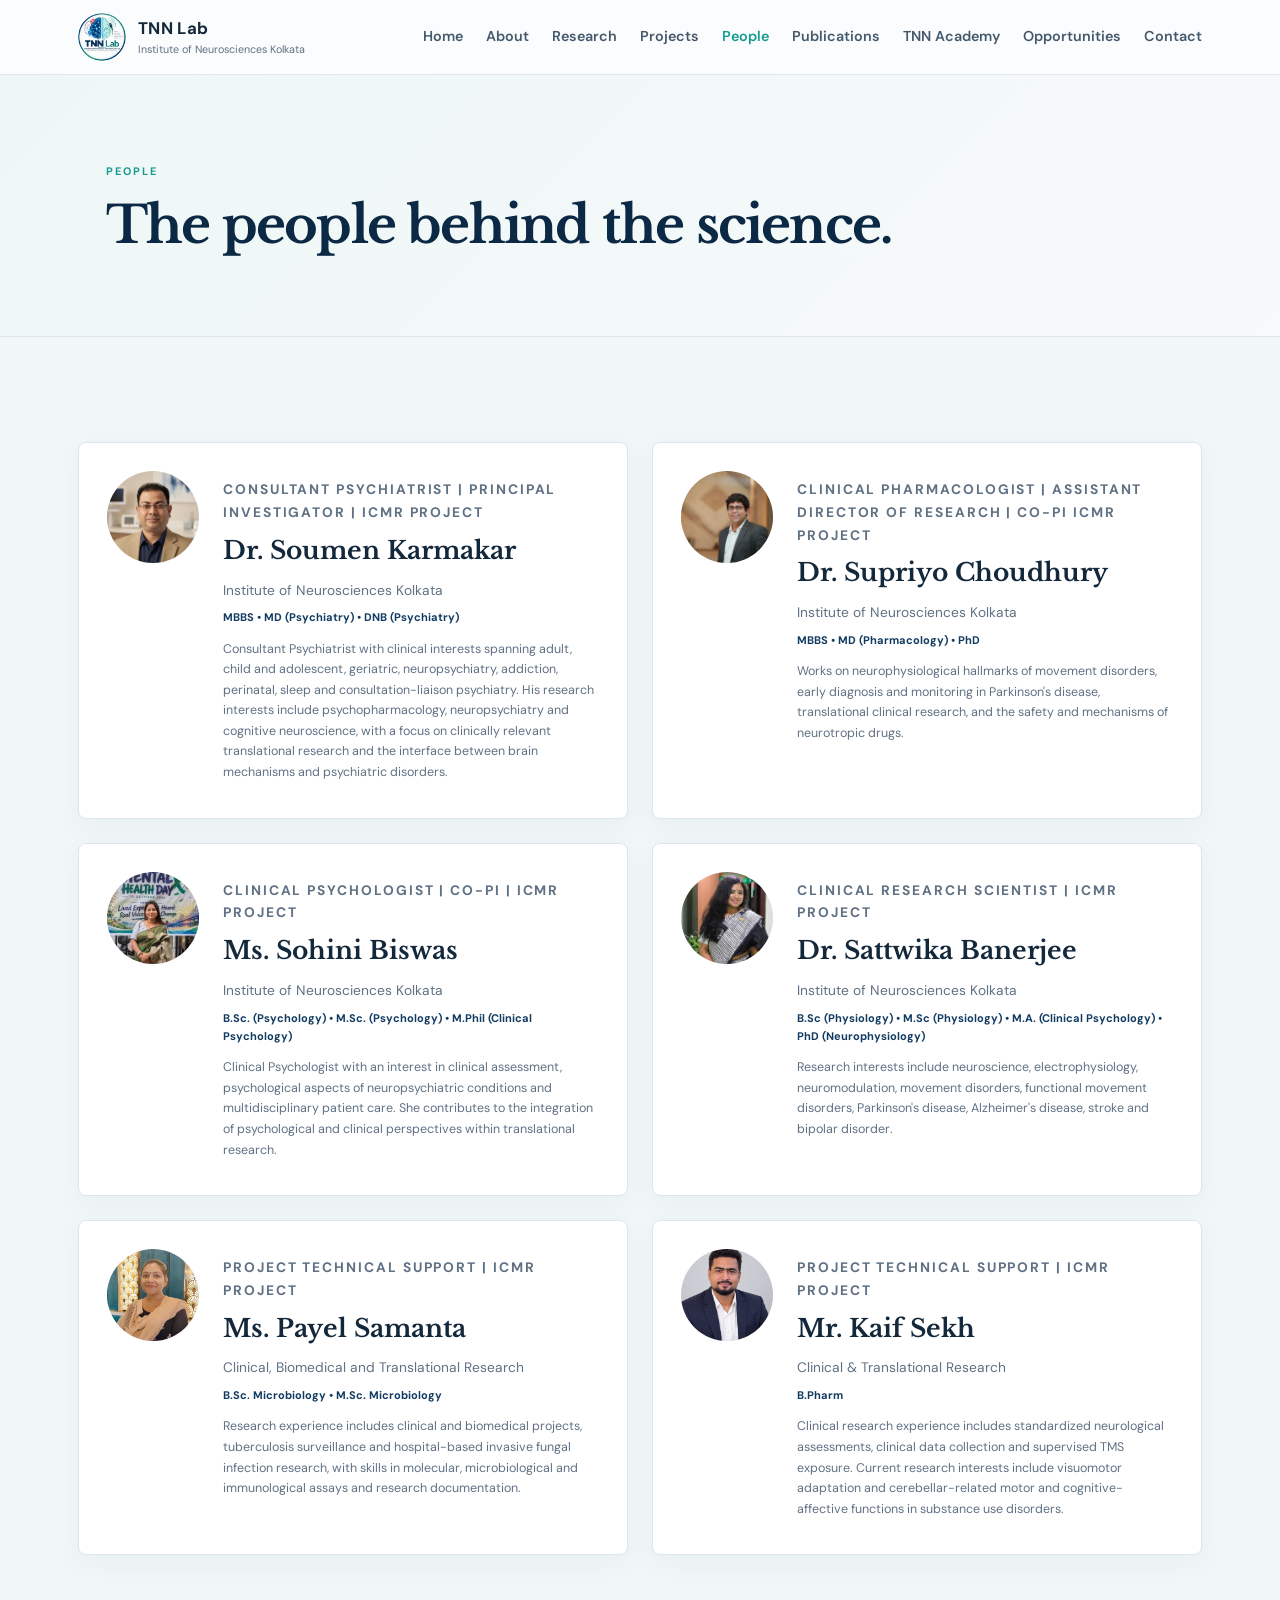
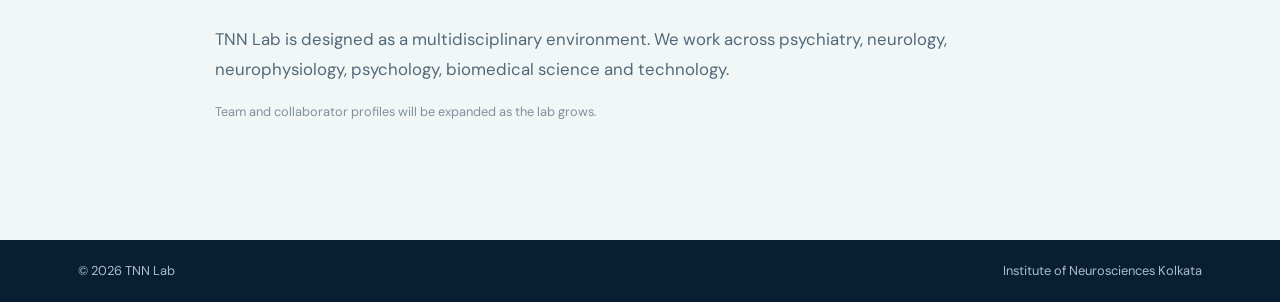
<file: people.html>
<!DOCTYPE html>
<html lang="en">
<head>
  <meta charset="UTF-8">
  <meta name="viewport" content="width=device-width, initial-scale=1.0">
  <title>People | TNN Lab</title>
  <link rel="stylesheet" href="style.css">
</head>
<body>
  <header class="site-header">
    <div class="nav-wrap">
      <a class="brand" href="index.html">
        <img src="assets/tnn-lab-logo.jpg" alt="TNN Lab logo">
        <span><strong>TNN Lab</strong><small>Institute of Neurosciences Kolkata</small></span>
      </a>
      <button class="menu-toggle" aria-label="Open navigation" aria-expanded="false">☰</button>
      <nav class="nav">
        <a href="index.html">Home</a>
        <a href="about.html">About</a>
        <a href="research.html">Research</a>
        <a href="projects.html">Projects</a>
        <a class="active" href="people.html">People</a>
        <a href="publications.html">Publications</a><a href="academy.html">TNN Academy</a>
        <a href="opportunities.html">Opportunities</a>
        <a href="contact.html">Contact</a>
      </nav>
    </div>
  </header>

  <main>
    <section class="page-hero">
      <div class="page-hero-inner">
        <p class="eyebrow">PEOPLE</p>
        <h1>The people behind the science.</h1>
      </div>
    </section>

    <section class="section section-light">
      <div class="team-grid">

        <article class="person-card">
          <img class="avatar person-photo" src="assets/1760285263865.jpg" alt="Dr. Soumen Karmakar" loading="lazy">
          <div>
            <p class="role">Consultant Psychiatrist | Principal Investigator | ICMR Project</p>
            <h3>Dr. Soumen Karmakar</h3>
            <p>Institute of Neurosciences Kolkata</p>
            <div class="credential">MBBS • MD (Psychiatry) • DNB (Psychiatry)</div>
            <p class="person-bio">Consultant Psychiatrist with clinical interests spanning adult, child and adolescent, geriatric, neuropsychiatry, addiction, perinatal, sleep and consultation-liaison psychiatry. His research interests include psychopharmacology, neuropsychiatry and cognitive neuroscience, with a focus on clinically relevant translational research and the interface between brain mechanisms and psychiatric disorders.</p>
          </div>
        </article>

        <article class="person-card">
          <img class="avatar person-photo" src="assets/lab-member-supriyo-CaS0BpI3.jpg" alt="Dr. Supriyo Choudhury" loading="lazy">
          <div>
            <p class="role">Clinical Pharmacologist | Assistant Director of Research | Co-PI ICMR Project</p>
            <h3>Dr. Supriyo Choudhury</h3>
            <p>Institute of Neurosciences Kolkata</p>
            <div class="credential">MBBS • MD (Pharmacology) • PhD</div>
            <p class="person-bio">Works on neurophysiological hallmarks of movement disorders, early diagnosis and monitoring in Parkinson's disease, translational clinical research, and the safety and mechanisms of neurotropic drugs.</p>
          </div>
        </article>

        <article class="person-card">
          <img class="avatar person-photo" src="assets/IMG_20261026_171654.jpg" alt="Ms. Sohini Biswas" loading="lazy">
          <div>
            <p class="role">Clinical Psychologist | Co-PI | ICMR Project</p>
            <h3>Ms. Sohini Biswas</h3>
            <p>Institute of Neurosciences Kolkata</p>
            <div class="credential">B.Sc. (Psychology) • M.Sc. (Psychology) • M.Phil (Clinical Psychology)</div>
            <p class="person-bio">Clinical Psychologist with an interest in clinical assessment, psychological aspects of neuropsychiatric conditions and multidisciplinary patient care. She contributes to the integration of psychological and clinical perspectives within translational research.</p>
          </div>
        </article>

        <article class="person-card">
          <img class="avatar person-photo" src="assets/IMG-20261026-WA0020.jpg" alt="Dr. Sattwika Banerjee" loading="lazy">
          <div>
            <p class="role">Clinical Research Scientist | ICMR Project</p>
            <h3>Dr. Sattwika Banerjee</h3>
            <p>Institute of Neurosciences Kolkata</p>
            <div class="credential">B.Sc (Physiology) • M.Sc (Physiology) • M.A. (Clinical Psychology) • PhD (Neurophysiology)</div>
            <p class="person-bio">Research interests include neuroscience, electrophysiology, neuromodulation, movement disorders, functional movement disorders, Parkinson's disease, Alzheimer's disease, stroke and bipolar disorder.</p>
          </div>
        </article>

        <article class="person-card">
          <img class="avatar person-photo" src="assets/IMG_20261026_171627.jpg" alt="Ms. Payel Samanta" loading="lazy">
          <div>
            <p class="role">Project Technical Support | ICMR Project</p>
            <h3>Ms. Payel Samanta</h3>
            <p>Clinical, Biomedical and Translational Research</p>
            <div class="credential">B.Sc. Microbiology • M.Sc. Microbiology</div>
            <p class="person-bio">Research experience includes clinical and biomedical projects, tuberculosis surveillance and hospital-based invasive fungal infection research, with skills in molecular, microbiological and immunological assays and research documentation.</p>
          </div>
        </article>

        <article class="person-card">
          <img class="avatar person-photo" src="assets/IMG-20261026-WA0019.jpg" alt="Mr. Kaif Sekh" loading="lazy">
          <div>
            <p class="role">Project Technical Support | ICMR Project</p>
            <h3>Mr. Kaif Sekh</h3>
            <p>Clinical &amp; Translational Research</p>
            <div class="credential">B.Pharm</div>
            <p class="person-bio">Clinical research experience includes standardized neurological assessments, clinical data collection and supervised TMS exposure. Current research interests include visuomotor adaptation and cerebellar-related motor and cognitive-affective functions in substance use disorders.</p>
          </div>
        </article>

      </div>

      <div class="people-note team-note">
        <p>TNN Lab is designed as a multidisciplinary environment. We work across psychiatry, neurology, neurophysiology, psychology, biomedical science and technology.</p>
        <p class="muted">Team and collaborator profiles will be expanded as the lab grows.</p>
      </div>
    </section>
  </main>

  <footer>
    <div class="footer-inner">
      <span>© <span id="year"></span> TNN Lab</span>
      <span><a href="https://www.neurokolkata.org/" target="_blank" rel="noopener">Institute of Neurosciences Kolkata</a></span>
    </div>
  </footer>
  <script src="script.js"></script>
</body>
</html>
</file>
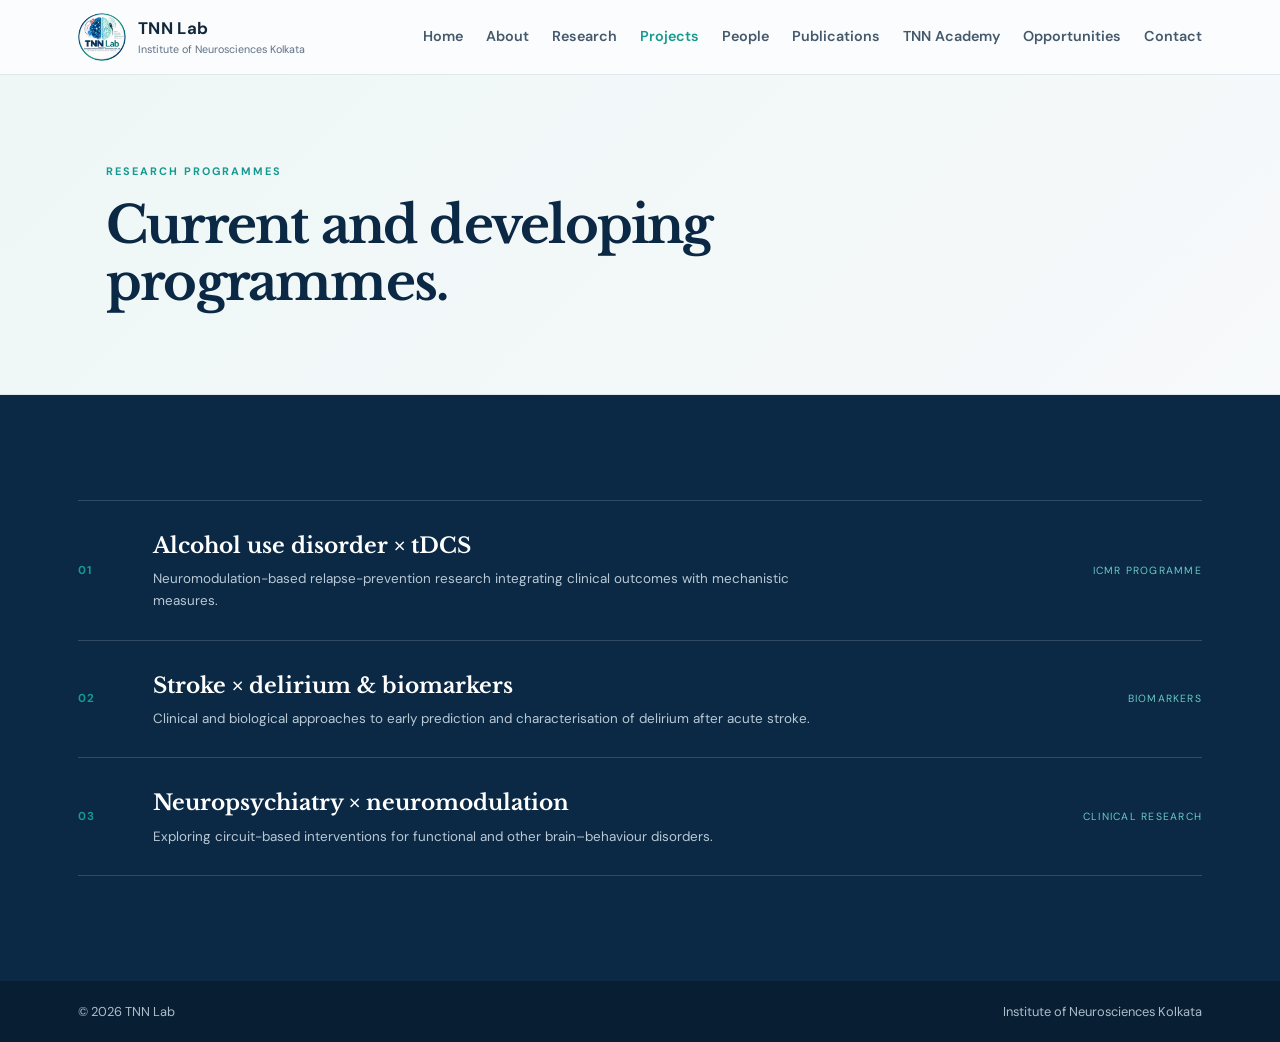
<file: projects.html>
<!DOCTYPE html><html lang="en"><head><meta charset="UTF-8"><meta name="viewport" content="width=device-width, initial-scale=1.0"><title>Projects | TNN Lab</title><link rel="stylesheet" href="style.css"></head><body><header class="site-header"><div class="nav-wrap"><a class="brand" href="index.html"><img src="assets/tnn-lab-logo.jpg" alt="TNN Lab logo"><span><strong>TNN Lab</strong><small>Institute of Neurosciences Kolkata</small></span></a><button class="menu-toggle" aria-label="Open navigation" aria-expanded="false">☰</button><nav class="nav"><a class="" href="index.html">Home</a><a class="" href="about.html">About</a><a class="" href="research.html">Research</a><a class="active" href="projects.html">Projects</a><a class="" href="people.html">People</a><a class="" href="publications.html">Publications</a><a class="" href="academy.html">TNN Academy</a><a class="" href="opportunities.html">Opportunities</a><a class="" href="contact.html">Contact</a></nav></div></header><main><section class="page-hero"><div class="page-hero-inner"><p class="eyebrow">RESEARCH PROGRAMMES</p><h1>Current and developing programmes.</h1></div></section><section class="section section-dark"><div class="project-list"><article class="project"><div class="project-label">01</div><div><h3>Alcohol use disorder × tDCS</h3><p>Neuromodulation-based relapse-prevention research integrating clinical outcomes with mechanistic measures.</p></div><span class="project-type">ICMR programme</span></article><article class="project"><div class="project-label">02</div><div><h3>Stroke × delirium &amp; biomarkers</h3><p>Clinical and biological approaches to early prediction and characterisation of delirium after acute stroke.</p></div><span class="project-type">Biomarkers</span></article><article class="project"><div class="project-label">03</div><div><h3>Neuropsychiatry × neuromodulation</h3><p>Exploring circuit-based interventions for functional and other brain–behaviour disorders.</p></div><span class="project-type">Clinical research</span></article></div></section></main><footer><div class="footer-inner"><span>© <span id="year"></span> TNN Lab</span><span><a href="https://www.neurokolkata.org/" target="_blank" rel="noopener">Institute of Neurosciences Kolkata</a></span></div></footer><script src="script.js"></script></body></html>
</file>
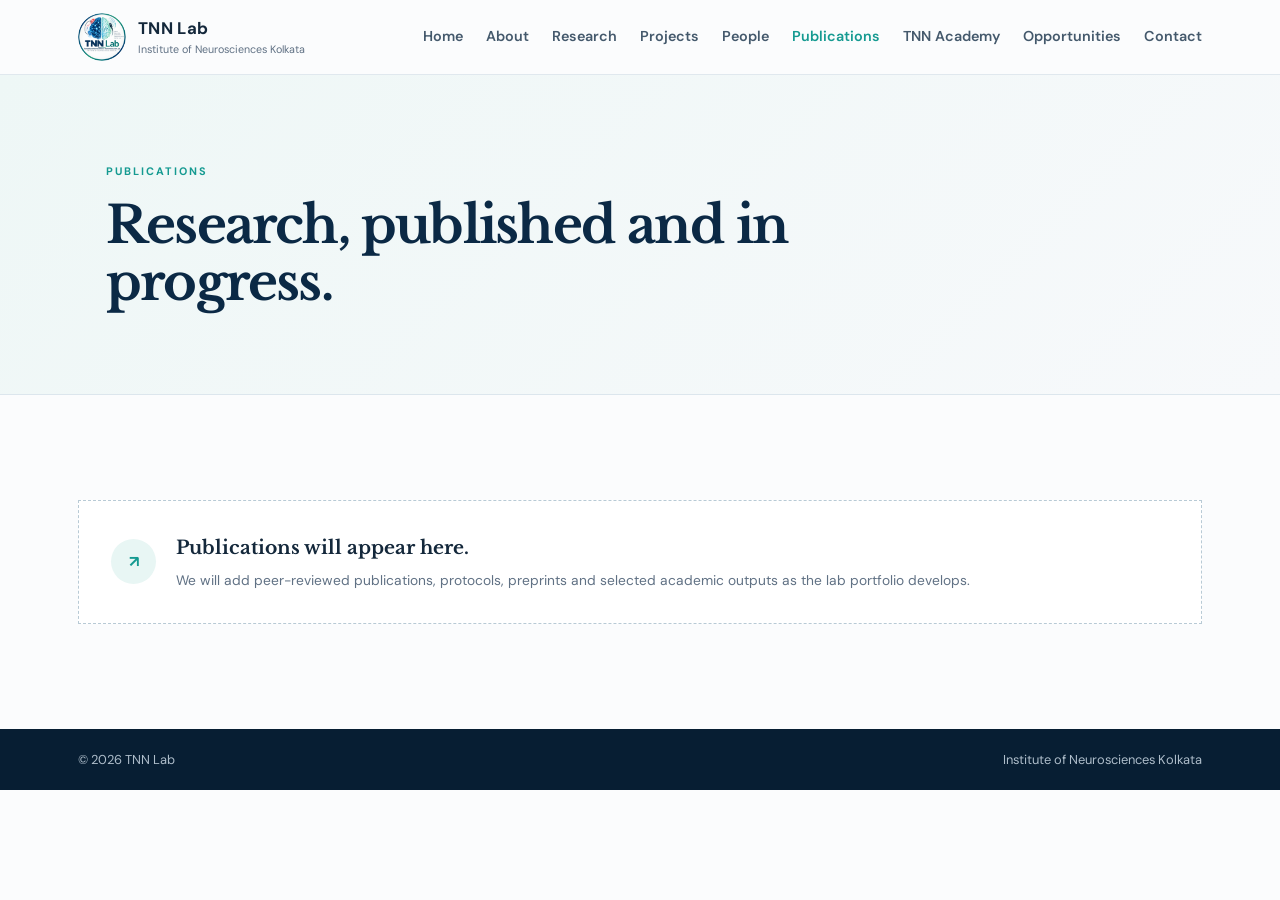
<file: publications.html>
<!DOCTYPE html><html lang="en"><head><meta charset="UTF-8"><meta name="viewport" content="width=device-width, initial-scale=1.0"><title>Publications | TNN Lab</title><link rel="stylesheet" href="style.css"></head><body><header class="site-header"><div class="nav-wrap"><a class="brand" href="index.html"><img src="assets/tnn-lab-logo.jpg" alt="TNN Lab logo"><span><strong>TNN Lab</strong><small>Institute of Neurosciences Kolkata</small></span></a><button class="menu-toggle" aria-label="Open navigation" aria-expanded="false">☰</button><nav class="nav"><a class="" href="index.html">Home</a><a class="" href="about.html">About</a><a class="" href="research.html">Research</a><a class="" href="projects.html">Projects</a><a class="" href="people.html">People</a><a class="active" href="publications.html">Publications</a><a class="" href="academy.html">TNN Academy</a><a class="" href="opportunities.html">Opportunities</a><a class="" href="contact.html">Contact</a></nav></div></header><main><section class="page-hero"><div class="page-hero-inner"><p class="eyebrow">PUBLICATIONS</p><h1>Research, published and in progress.</h1></div></section><section class="section"><div class="publication-placeholder"><div class="pub-icon">↗</div><div><h3>Publications will appear here.</h3><p>We will add peer-reviewed publications, protocols, preprints and selected academic outputs as the lab portfolio develops.</p></div></div></section></main><footer><div class="footer-inner"><span>© <span id="year"></span> TNN Lab</span><span><a href="https://www.neurokolkata.org/" target="_blank" rel="noopener">Institute of Neurosciences Kolkata</a></span></div></footer><script src="script.js"></script></body></html>
</file>
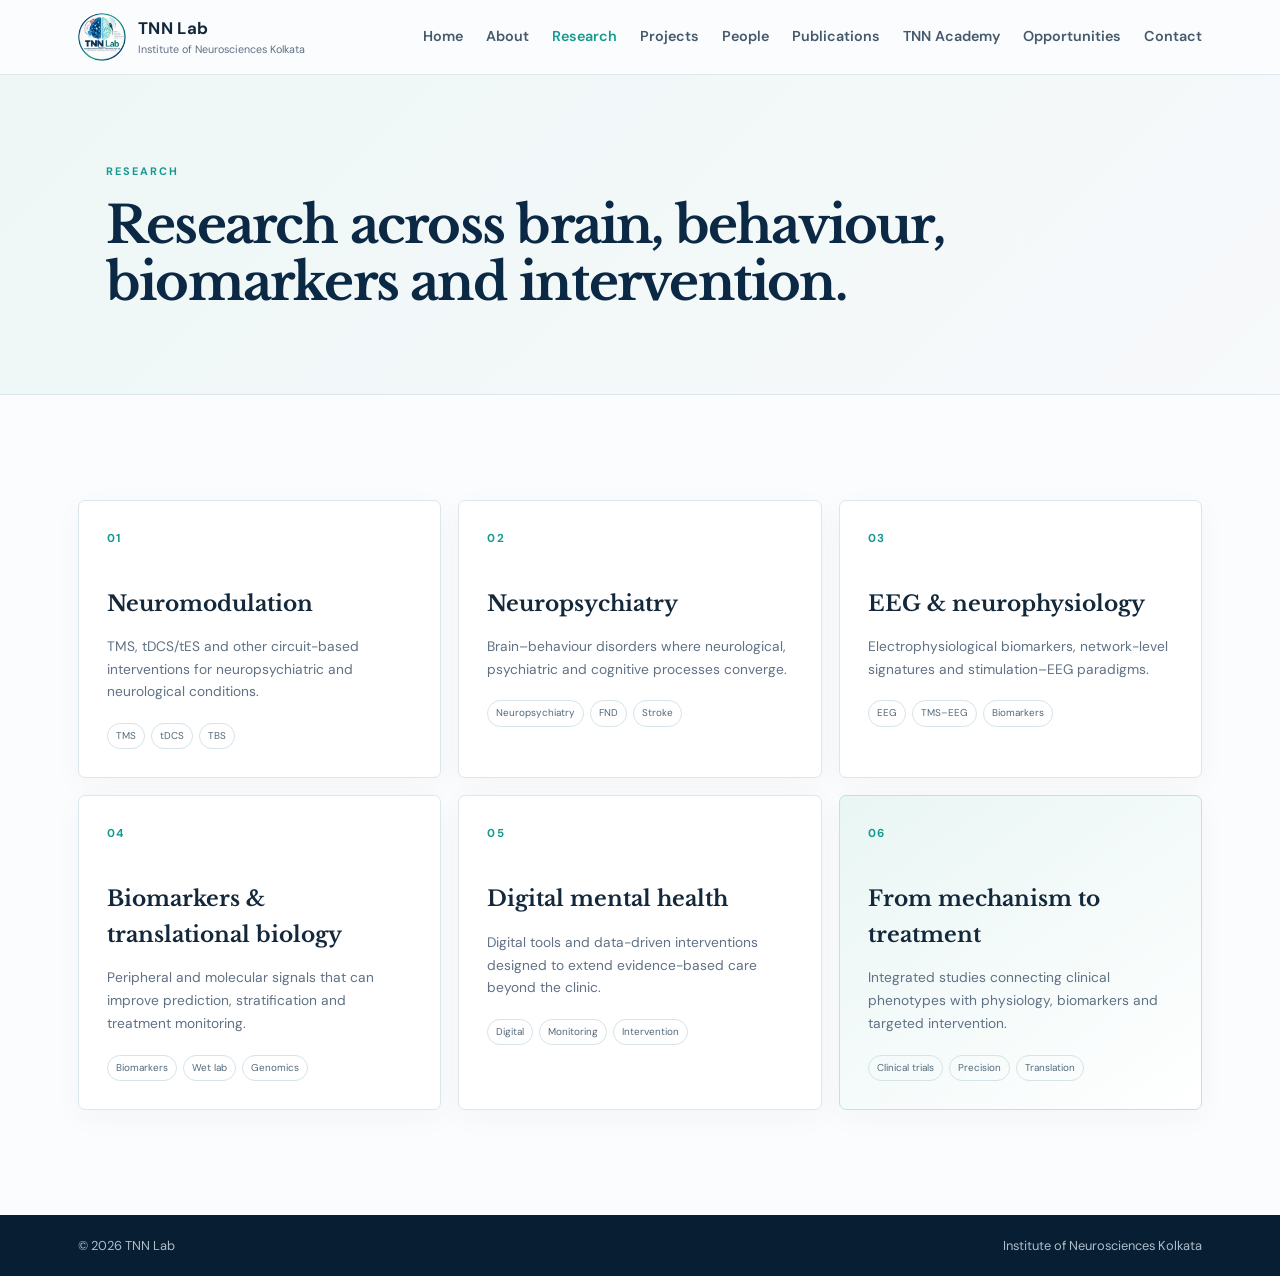
<file: research.html>
<!DOCTYPE html><html lang="en"><head><meta charset="UTF-8"><meta name="viewport" content="width=device-width, initial-scale=1.0"><title>Research | TNN Lab</title><link rel="stylesheet" href="style.css"></head><body><header class="site-header"><div class="nav-wrap"><a class="brand" href="index.html"><img src="assets/tnn-lab-logo.jpg" alt="TNN Lab logo"><span><strong>TNN Lab</strong><small>Institute of Neurosciences Kolkata</small></span></a><button class="menu-toggle" aria-label="Open navigation" aria-expanded="false">☰</button><nav class="nav"><a class="" href="index.html">Home</a><a class="" href="about.html">About</a><a class="active" href="research.html">Research</a><a class="" href="projects.html">Projects</a><a class="" href="people.html">People</a><a class="" href="publications.html">Publications</a><a class="" href="academy.html">TNN Academy</a><a class="" href="opportunities.html">Opportunities</a><a class="" href="contact.html">Contact</a></nav></div></header><main><section class="page-hero"><div class="page-hero-inner"><p class="eyebrow">RESEARCH</p><h1>Research across brain, behaviour, biomarkers and intervention.</h1></div></section><section class="section"><div class="research-grid"><article class="research-card"><div class="card-no">01</div><h3>Neuromodulation</h3><p>TMS, tDCS/tES and other circuit-based interventions for neuropsychiatric and neurological conditions.</p><div class="tags"><span>TMS</span><span>tDCS</span><span>TBS</span></div></article><article class="research-card"><div class="card-no">02</div><h3>Neuropsychiatry</h3><p>Brain–behaviour disorders where neurological, psychiatric and cognitive processes converge.</p><div class="tags"><span>Neuropsychiatry</span><span>FND</span><span>Stroke</span></div></article><article class="research-card"><div class="card-no">03</div><h3>EEG &amp; neurophysiology</h3><p>Electrophysiological biomarkers, network-level signatures and stimulation–EEG paradigms.</p><div class="tags"><span>EEG</span><span>TMS–EEG</span><span>Biomarkers</span></div></article><article class="research-card"><div class="card-no">04</div><h3>Biomarkers &amp; translational biology</h3><p>Peripheral and molecular signals that can improve prediction, stratification and treatment monitoring.</p><div class="tags"><span>Biomarkers</span><span>Wet lab</span><span>Genomics</span></div></article><article class="research-card"><div class="card-no">05</div><h3>Digital mental health</h3><p>Digital tools and data-driven interventions designed to extend evidence-based care beyond the clinic.</p><div class="tags"><span>Digital</span><span>Monitoring</span><span>Intervention</span></div></article><article class="research-card accent-card"><div class="card-no">06</div><h3>From mechanism to treatment</h3><p>Integrated studies connecting clinical phenotypes with physiology, biomarkers and targeted intervention.</p><div class="tags"><span>Clinical trials</span><span>Precision</span><span>Translation</span></div></article></div></section></main><footer><div class="footer-inner"><span>© <span id="year"></span> TNN Lab</span><span><a href="https://www.neurokolkata.org/" target="_blank" rel="noopener">Institute of Neurosciences Kolkata</a></span></div></footer><script src="script.js"></script></body></html>
</file>
<file: style.css>
@import url('https://fonts.googleapis.com/css2?family=DM+Sans:wght@400;500;600;700&family=Libre+Baskerville:wght@400;700&display=swap');

:root {
  --navy: #123b61;
  --navy-deep: #0b2945;
  --teal: #159a91;
  --teal-light: #e8f6f4;
  --ink: #14283b;
  --muted: #607184;
  --paper: #fbfcfd;
  --white: #ffffff;
  --line: #dce6ed;
  --warm: #ef6b63;
  --shadow: 0 18px 55px rgba(18, 59, 97, .10);
  --serif: "Libre Baskerville", Georgia, serif;
  --sans: "DM Sans", Arial, sans-serif;
}

* { box-sizing: border-box; }
html { scroll-behavior: smooth; }
body {
  margin: 0;
  color: var(--ink);
  background: var(--paper);
  font-family: var(--sans);
  line-height: 1.65;
}
a { color: inherit; text-decoration: none; }
img { max-width: 100%; display: block; }

.site-header {
  position: sticky;
  top: 0;
  z-index: 50;
  background: rgba(251,252,253,.94);
  backdrop-filter: blur(14px);
  border-bottom: 1px solid rgba(220,230,237,.85);
}
.nav-wrap {
  max-width: 1180px;
  margin: auto;
  padding: 13px 28px;
  display: flex;
  align-items: center;
  justify-content: space-between;
  gap: 25px;
}
.brand { display:flex; align-items:center; gap:12px; min-width: 230px; }
.brand img { width: 48px; height:48px; object-fit:cover; border-radius:50%; }
.brand strong { display:block; font-size:1.05rem; letter-spacing:.02em; }
.brand small { display:block; color:var(--muted); font-size:.67rem; margin-top:-2px; }
.nav { display:flex; gap:23px; align-items:center; font-size:.897rem; font-weight:600; }
.nav a { color:#44596c; }
.nav a:hover { color:var(--teal); }
.menu-toggle { display:none; border:0; background:none; font-size:1.5rem; color:var(--navy); }

.hero {
  position:relative;
  overflow:hidden;
  min-height: calc(100vh - 74px);
  display:flex;
  align-items:center;
  background:
    radial-gradient(circle at 83% 42%, rgba(21,154,145,.14), transparent 28%),
    radial-gradient(circle at 75% 80%, rgba(18,59,97,.08), transparent 26%),
    var(--paper);
}
.hero-grid {
  width:min(1180px, 100%);
  margin:auto;
  padding:75px 28px 80px;
  display:grid;
  grid-template-columns: 1.05fr .95fr;
  align-items:center;
  gap:55px;
}
.eyebrow {
  color:var(--teal);
  font-size:.68rem;
  letter-spacing:.18em;
  font-weight:700;
  margin:0 0 16px;
}
.hero h1 {
  font-family:var(--serif);
  font-size:clamp(2.08rem, 4.16vw, 4rem);
  line-height:1.1;
  letter-spacing:-.035em;
  margin:0 0 24px;
  color:var(--navy-deep);
}
.hero h1 em { color:var(--teal); font-style:normal; }
.lead { max-width:650px; font-size:1.05rem; color:#526678; }
.hero-actions { display:flex; gap:12px; margin:31px 0; flex-wrap:wrap; }
.btn { padding:13px 20px; border-radius:5px; font-weight:700; font-size:.82rem; }
.btn-primary { color:#fff; background:var(--navy); }
.btn-primary:hover { background:var(--teal); }
.btn-quiet { border:1px solid var(--line); color:var(--navy); background:#fff; }
.btn-quiet:hover { border-color:var(--teal); color:var(--teal); }
.hero-meta { display:flex; gap:20px; color:#738495; font-size:.72rem; flex-wrap:wrap; }
.hero-meta span { padding-left:13px; border-left:2px solid var(--teal); }

.hero-mark { position:relative; width:min(510px,100%); justify-self:end; }
.hero-mark img {
  width:min(480px,100%);
  margin:auto;
  border-radius:50%;
  box-shadow:var(--shadow);
  position:relative;
  z-index:2;
}
.logo-orbit {
  position:absolute;
  width:84%;
  aspect-ratio:1;
  border:1px solid rgba(21,154,145,.22);
  border-radius:50%;
  top:8%; left:8%;
  transform:rotate(-16deg);
}
.logo-orbit::after {
  content:"";
  position:absolute;
  width:13px;height:13px;border-radius:50%;
  background:var(--warm);
  top:9%;right:10%;
  box-shadow:0 0 0 8px rgba(239,107,99,.12);
}

.section { padding:105px 28px; max-width:1180px; margin:auto; }
.section-light { max-width:none; background:#f1f7f7; }
.section-light > *, .section-dark > *, .contact-section > * { max-width:1124px; margin-left:auto; margin-right:auto; }
.section-dark { max-width:none; background:var(--navy-deep); color:#fff; }
.section-heading { margin-bottom:50px; }
.section-heading h2 {
  font-family:var(--serif);
  font-size:clamp(2rem, 3.4vw, 3.15rem);
  line-height:1.2;
  letter-spacing:-.025em;
  max-width:850px;
  margin:0;
}
.section-dark .eyebrow { color:#62c9c1; }
.section-dark .section-intro { color:#b9c9d6; max-width:650px; }
.two-col { display:grid; grid-template-columns:1fr 1fr; gap:70px; align-items:start; }
.large-copy { font-size:1.17rem; color:#4d6274; line-height:1.85; }
.principles { border-top:1px solid var(--line); }
.principle { display:grid; grid-template-columns:45px 1fr; gap:18px; padding:22px 0; border-bottom:1px solid var(--line); }
.principle span, .card-no, .project-label { color:var(--teal); font-weight:700; font-size:.72rem; letter-spacing:.12em; }
.principle h3 { margin:0 0 4px; font-size:1rem; }
.principle p { margin:0; color:var(--muted); font-size:.86rem; }

.research-grid { display:grid; grid-template-columns:repeat(3,1fr); gap:17px; }
.research-card {
  background:#fff; border:1px solid var(--line); border-radius:7px;
  padding:28px; min-height:270px; box-shadow:0 8px 30px rgba(18,59,97,.035);
  transition:.2s ease;
}
.research-card:hover { transform:translateY(-4px); box-shadow:var(--shadow); }
.research-card .card-no { margin-bottom:38px; }
.research-card h3 { margin:0 0 12px; font-family:var(--serif); font-size:1.35rem; }
.research-card p { color:var(--muted); font-size:.86rem; }
.tags { display:flex; flex-wrap:wrap; gap:6px; margin-top:20px; }
.tags span { font-size:.62rem; border:1px solid #d6e3e8; padding:4px 8px; border-radius:20px; color:#52697b; }
.accent-card { background:linear-gradient(145deg,#e9f6f4,#fff); border-color:#bfe4df; }

.project-list { border-top:1px solid rgba(255,255,255,.16); }
.project { display:grid; grid-template-columns:55px 1fr auto; gap:20px; align-items:center; padding:27px 0; border-bottom:1px solid rgba(255,255,255,.16); }
.project h3 { margin:0 0 5px; font-family:var(--serif); font-size:1.35rem; }
.project p { margin:0; color:#b9c9d6; font-size:.84rem; max-width:690px; }
.project-type { color:#69c9c2; font-size:.65rem; letter-spacing:.12em; text-transform:uppercase; white-space:nowrap; }


.team-grid { display:grid; grid-template-columns:repeat(2, minmax(0, 1fr)); gap:24px; }
.team-grid .person-card { height:100%; box-sizing:border-box; align-items:flex-start; }
.person-bio { margin-top:12px !important; font-size:.78rem !important; line-height:1.65; color:#607184 !important; }
.team-note { margin-top:42px; max-width:850px; }

.people-grid { display:grid; grid-template-columns:1.2fr .8fr; gap:60px; align-items:start; }
.person-card { background:#fff; border:1px solid var(--line); border-radius:8px; padding:28px; display:flex; gap:24px; align-items:center; box-shadow:0 8px 30px rgba(18,59,97,.04); }
.avatar { width:92px; height:92px; border-radius:50%; display:grid; place-items:center; flex:none; background:linear-gradient(145deg,var(--navy),var(--teal)); color:#fff; font-family:var(--serif); font-size:1.6rem; }
.person-photo { display:block; object-fit:cover; object-position:center; }
.role { margin:0 0 5px; color:var(--teal); font-size:.68rem; text-transform:uppercase; letter-spacing:.14em; font-weight:700; }
.person-card h3 { margin:0; font-family:var(--serif); font-size:1.55rem; }
.person-card p { margin:7px 0; color:var(--muted); font-size:.86rem; }
.credential { color:var(--navy); font-size:.69rem; font-weight:700; }
.people-note { padding-top:10px; color:#536879; }
.people-note p:first-child { font-size:1.05rem; line-height:1.8; }
.muted { color:#81909d; font-size:.8rem; }

.publication-placeholder { border:1px dashed #b8cad5; padding:32px; display:flex; gap:20px; align-items:center; background:#fff; }
.pub-icon { width:45px; height:45px; border-radius:50%; background:var(--teal-light); color:var(--teal); display:grid; place-items:center; font-weight:700; }
.publication-placeholder h3 { margin:0 0 5px; font-family:var(--serif); }
.publication-placeholder p { margin:0; color:var(--muted); font-size:.86rem; }

.opportunity-grid { display:grid; grid-template-columns:1fr 1fr; gap:80px; }
.opportunity-list { border-top:1px solid var(--line); }
.opportunity-list div { display:flex; justify-content:space-between; gap:20px; padding:17px 0; border-bottom:1px solid var(--line); }
.opportunity-list strong { font-size:.88rem; }
.opportunity-list span { color:var(--muted); font-size:.76rem; }

.contact-section { max-width:none; background:linear-gradient(135deg,#eaf6f4,#f6f8fa); }
.contact-grid { display:grid; grid-template-columns:1fr .75fr; gap:80px; align-items:center; }
.contact-grid h2 { font-family:var(--serif); font-size:clamp(2.2rem,4vw,3.6rem); line-height:1.15; margin:0 0 18px; }
.contact-lead { color:var(--muted); }
.email { display:inline-block; margin-top:7px; color:var(--navy); font-weight:700; border-bottom:2px solid var(--teal); padding-bottom:3px; }
.contact-box { background:var(--navy-deep); color:#fff; padding:35px; border-radius:8px; box-shadow:var(--shadow); }
.contact-label { color:#62c9c1; letter-spacing:.16em; font-size:.65rem; font-weight:700; }
.contact-box h3 { font-family:var(--serif); font-size:1.55rem; line-height:1.45; margin:17px 0; }
.contact-box p { color:#b9c9d6; font-size:.8rem; }
.contact-logo { margin-top:45px; text-align:center; }
.contact-logo img { width:min(260px,70%); height:auto; display:inline-block; }

footer { background:#071e33; color:#aebdca; padding:20px 28px; font-size:.805rem; }
.footer-inner { max-width:1124px; margin:auto; display:flex; justify-content:space-between; gap:20px; }

@media (max-width: 900px) {
  .nav { gap:12px; }
  .hero-grid { grid-template-columns:1fr; padding-top:55px; }
  .hero-mark { justify-self:center; max-width:430px; }
  .research-grid { grid-template-columns:repeat(2,1fr); }
  .two-col, .people-grid, .team-grid, .opportunity-grid, .contact-grid { grid-template-columns:1fr; gap:35px; }
}
@media (max-width: 720px) {
  .nav { display:none; position:absolute; top:74px; left:0; right:0; padding:16px 28px 22px; background:#fff; border-bottom:1px solid var(--line); flex-direction:column; align-items:flex-start; }
  .nav.open { display:flex; }
  .menu-toggle { display:block; }
  .nav-wrap { padding:12px 18px; }
  .brand small { display:none; }
  .section { padding:75px 20px; }
  .hero-grid { padding:50px 20px 65px; gap:35px; }
  .hero h1 { font-size:2.04rem; }
  .research-grid { grid-template-columns:1fr; }
  .research-card { min-height:0; }
  .project { grid-template-columns:38px 1fr; }
  .project-type { grid-column:2; }
  .person-card { align-items:flex-start; flex-direction:column; }
  .footer-inner { flex-direction:column; }
}


/* Multi-page site additions */
.nav a.active { color: var(--teal); }
.page-hero { background: linear-gradient(135deg, #eef7f6, #f7f9fb); border-bottom: 1px solid var(--line); }
.page-hero-inner { max-width: 1124px; margin: 0 auto; padding: 88px 28px 82px; }
.page-hero h1 { font-family: var(--serif); color: var(--navy-deep); font-size: clamp(2.5rem, 5vw, 4.3rem); line-height: 1.12; letter-spacing: -.035em; max-width: 850px; margin: 0; }
.text-link { display: inline-block; margin-top: 10px; color: var(--teal); font-weight: 700; font-size: .84rem; }
.section-cta { margin-top: 38px; }
.btn-outline-light { color: #fff; border: 1px solid rgba(255,255,255,.35); padding: 13px 20px; border-radius: 5px; font-weight: 700; font-size: .82rem; display: inline-block; }
.btn-outline-light:hover { border-color: #62c9c1; color: #62c9c1; }
@media (max-width:720px){ .page-hero-inner{padding:65px 20px 58px;} }


/* Home page redesign */
.home-hero { display:block; min-height:0; padding:0 0 88px; }
.home-hero-heading { width:100%; box-sizing:border-box; margin:0; padding:88px 28px 54px; text-align:center; }
.home-eyebrow { margin:0 0 18px; color:var(--teal); font-size:.78rem; font-weight:800; letter-spacing:.16em; text-transform:none; }
.home-hero-heading h1 { margin:0; color:var(--navy-deep); font-family:var(--serif); font-size:clamp(2.5rem,5.2vw,4rem); line-height:1.1; letter-spacing:-.035em; }
.home-hero-heading h1 em { color:var(--teal); font-style:normal; }
.home-intro { width:min(1124px, calc(100% - 56px)); margin:0 auto; display:grid; grid-template-columns:1fr 1fr; gap:72px; align-items:center; }
.home-intro-visual { position:relative; min-height:380px; display:grid; place-items:center; }
.home-intro-visual img { position:relative; z-index:2; width:min(100%,390px); border-radius:50%; box-shadow:0 20px 55px rgba(18,59,97,.14); }
.home-intro-visual .logo-orbit { position:absolute; width:360px; height:360px; border:1px solid rgba(21,154,145,.28); border-radius:50%; }
.home-intro-copy { padding:10px 0; }
.home-intro-kicker { margin:0 0 14px; color:var(--navy); font-size:.72rem; font-weight:800; letter-spacing:.14em; text-transform:uppercase; }
.home-intro-copy .lead { max-width:520px; margin:0; font-size:1.08rem; line-height:1.8; }
.home-location { margin:22px 0 0; color:var(--muted); font-size:.78rem; font-weight:700; letter-spacing:.05em; }
.home-centered-heading { text-align:center; max-width:760px; margin:0 auto 45px; }
.pillar-grid { display:grid; grid-template-columns:repeat(3,1fr); gap:24px; max-width:1000px; margin:0 auto; }
.pillar { padding:30px; border:1px solid var(--line); background:#fff; border-radius:8px; }
.pillar-number { color:var(--teal); font-size:.7rem; font-weight:800; letter-spacing:.12em; margin-bottom:22px; }
.pillar h3 { font-family:var(--serif); color:var(--navy-deep); font-size:1.65rem; margin:0 0 10px; }
.pillar p { margin:0; color:var(--muted); font-size:.84rem; line-height:1.7; }
.research-glance-grid { display:grid; grid-template-columns:repeat(3,1fr); gap:0; border-top:1px solid var(--line); border-bottom:1px solid var(--line); }
.research-glance-grid article { padding:32px 28px; border-right:1px solid var(--line); }
.research-glance-grid article:last-child { border-right:0; }
.research-glance-grid span { color:var(--teal); font-size:.68rem; font-weight:800; letter-spacing:.12em; }
.research-glance-grid h3 { font-family:var(--serif); color:var(--navy-deep); font-size:1.25rem; margin:16px 0 8px; }
.research-glance-grid p { color:var(--muted); font-size:.75rem; margin:0; }
.home-why-grid { display:grid; grid-template-columns:1fr 1fr; gap:90px; align-items:center; }
.home-why h2 { font-family:var(--serif); font-size:clamp(2rem,4vw,3.4rem); line-height:1.15; margin:0; color:#fff; }
.why-list { border-top:1px solid rgba(255,255,255,.16); }
.why-list div { padding:22px 0; border-bottom:1px solid rgba(255,255,255,.16); display:flex; flex-direction:column; gap:7px; }
.why-list strong { color:#fff; font-size:.9rem; }
.why-list span { color:#b9c9d6; font-size:.8rem; line-height:1.65; }
.feature-card { display:flex; justify-content:space-between; align-items:center; gap:35px; padding:34px; background:#fff; border:1px solid var(--line); border-left:4px solid var(--teal); box-shadow:0 12px 35px rgba(18,59,97,.05); }
.feature-label { color:var(--teal); font-size:.68rem; font-weight:800; letter-spacing:.12em; text-transform:uppercase; }
.feature-card p { margin:12px 0 0; color:var(--muted); font-size:.88rem; }
.home-team { background:#fff; }
.home-team-inner { display:grid; grid-template-columns:1.1fr .9fr; gap:80px; align-items:center; }
.home-team h2 { font-family:var(--serif); color:var(--navy-deep); font-size:clamp(2rem,3.5vw,3rem); line-height:1.2; margin:0; }
.home-team-inner > div:last-child p { color:var(--muted); line-height:1.8; }
.home-contact { max-width:none; }
@media (max-width:900px) {
  .home-intro, .home-why-grid, .home-team-inner { grid-template-columns:1fr; gap:45px; }
  .home-intro-visual { min-height:320px; }
  .pillar-grid, .research-glance-grid { grid-template-columns:1fr; }
  .research-glance-grid article { border-right:0; border-bottom:1px solid var(--line); }
  .research-glance-grid article:last-child { border-bottom:0; }
}
@media (max-width:720px) {
  .home-hero { padding:0 0 65px; }
  .home-hero-heading { padding:65px 20px 40px; }
  .home-intro { width:calc(100% - 40px); }
  .home-eyebrow { font-size:.68rem; letter-spacing:.11em; }
  .home-hero-heading h1 { font-size:2.35rem; }
  .home-intro { gap:30px; }
  .home-intro-visual { min-height:260px; }
  .home-intro-visual img { width:min(80vw,300px); }
  .home-intro-visual .logo-orbit { width:270px; height:270px; }
  .feature-card { flex-direction:column; align-items:flex-start; }
}

/* TNN Research Academy */
.academy-hero-copy { max-width:760px; margin:24px 0 0; color:#536879; font-size:1rem; line-height:1.8; }
.academy-intro { display:grid; grid-template-columns:1fr 1fr; gap:70px; align-items:start; }
.academy-intro h2 { font-family:var(--serif); color:var(--navy-deep); font-size:clamp(2rem,3.5vw,3rem); line-height:1.2; margin:0; }
.academy-intro > div:last-child p { color:var(--muted); line-height:1.8; }
.academy-note { padding:18px 20px; background:#fff; border-left:3px solid var(--teal); font-size:.85rem; }
.academy-section { max-width:none; background:var(--paper); }
.academy-grid { max-width:1124px; margin:0 auto; display:grid; grid-template-columns:repeat(2, minmax(0,1fr)); gap:22px; }
.academy-card { background:#fff; border:1px solid var(--line); border-radius:8px; padding:29px; box-shadow:0 8px 30px rgba(18,59,97,.035); display:flex; flex-direction:column; }
.academy-card:hover { box-shadow:var(--shadow); }
.academy-card-top { display:flex; justify-content:space-between; align-items:center; gap:15px; margin-bottom:22px; }
.academy-number { color:var(--teal); font-weight:800; font-size:.72rem; letter-spacing:.13em; }
.academy-meta { color:#728394; font-size:.68rem; font-weight:700; }
.academy-card h3 { font-family:var(--serif); color:var(--navy-deep); font-size:1.42rem; margin:0 0 10px; }
.academy-description { color:var(--muted); font-size:.85rem; line-height:1.7; margin:0 0 20px; }
.academy-perspective { background:#eef7f6; border-radius:6px; padding:17px 18px; margin-bottom:19px; }
.academy-perspective strong { color:var(--navy); font-size:.72rem; letter-spacing:.08em; text-transform:uppercase; }
.academy-perspective p { color:#526a78; font-size:.78rem; line-height:1.65; margin:7px 0 0; }
.academy-learn { margin-bottom:20px; }
.academy-learn strong { font-size:.73rem; color:var(--navy); }
.academy-learn ul { margin:8px 0 0; padding-left:18px; color:#607184; font-size:.77rem; line-height:1.8; }
.academy-button { display:inline-block; align-self:flex-start; margin-top:auto; background:var(--navy); color:#fff; padding:11px 15px; border-radius:5px; font-size:.75rem; font-weight:700; }
.academy-button:hover { background:var(--teal); }
.academy-footnote { color:#81909d; font-size:.68rem; line-height:1.55; margin:12px 0 0; }
.academy-next-inner { max-width:1124px; margin:0 auto; display:grid; grid-template-columns:1fr 1fr; gap:80px; align-items:center; }
.academy-next h2 { font-family:var(--serif); color:#fff; font-size:clamp(2rem,3.5vw,3rem); line-height:1.2; margin:0; }
.academy-next p { color:#b9c9d6; font-size:.9rem; line-height:1.8; }
@media (max-width:900px) {
  .academy-intro, .academy-next-inner { grid-template-columns:1fr; gap:35px; }
  .academy-grid { grid-template-columns:1fr; }
}
@media (max-width:720px) {
  .academy-grid { gap:17px; }
  .academy-card { padding:23px; }
  .academy-card-top { align-items:flex-start; flex-direction:column; gap:5px; }
}


/* Homepage typography refinements */
.home-eyebrow {
  color: var(--navy-deep);
  font-size: .936rem;
}
.home-hero-heading h1 {
  font-size: clamp(3rem, 6.24vw, 4.8rem);
}
.home-hero-heading h1 em {
  color: var(--navy-deep);
}
@media (max-width:720px) {
  .home-eyebrow { font-size: .816rem; }
  .home-hero-heading h1 { font-size: 2.82rem; }
}


/* Homepage typography refinements */
.home-eyebrow {
  color: var(--navy-deep);
  font-size: .936rem;
}
.home-hero-heading h1 {
  font-size: clamp(3rem, 6.24vw, 4.8rem);
}
.home-hero-heading h1 em {
  color: var(--navy-deep);
}
@media (max-width:720px) {
  .home-eyebrow { font-size: .816rem; }
  .home-hero-heading h1 { font-size: 2.82rem; }
}


/* Homepage eyebrow accent */
.home-eyebrow { color: var(--teal); }


/* Page-heading size reduction: 20% */
.page-hero h1 { font-size: clamp(2rem, 4vw, 3.44rem); }
.home-hero-heading h1 { font-size: clamp(2.4rem, 4.992vw, 3.84rem); }
@media (max-width:720px) {
  .home-hero-heading h1 { font-size: 2.256rem; }
}

/* WhatsApp contact */
.whatsapp-contact { display:inline-flex; align-items:center; gap:9px; margin-top:14px; color:var(--navy-deep); font-weight:700; font-size:.95rem; text-decoration:none; }
.whatsapp-contact:hover { text-decoration:underline; }
.whatsapp-icon { display:inline-flex; align-items:center; justify-content:center; width:22px; height:22px; color:var(--navy-deep); }\n.whatsapp-icon svg { width:22px; height:22px; fill:currentColor; }


/* Mobile optimisation pass */
@media (max-width: 720px) {
  html { overflow-x: hidden; }
  body { overflow-x: hidden; }

  .site-header { position: sticky; }
  .nav-wrap {
    min-height: 68px;
    padding: 10px 16px;
    gap: 12px;
  }
  .brand {
    min-width: 0;
    gap: 10px;
  }
  .brand img { width: 42px; height: 42px; }
  .brand strong { font-size: .98rem; }
  .menu-toggle {
    width: 44px;
    height: 44px;
    display: grid;
    place-items: center;
    padding: 0;
    font-size: 1.55rem;
    line-height: 1;
    cursor: pointer;
  }
  .nav {
    top: 68px;
    padding: 8px 16px 14px;
    gap: 0;
    box-shadow: 0 12px 28px rgba(11,41,69,.10);
  }
  .nav a {
    width: 100%;
    padding: 11px 4px;
    font-size: .92rem;
    border-bottom: 1px solid #edf2f5;
  }
  .nav a:last-child { border-bottom: 0; }

  .page-hero-inner {
    padding: 52px 20px 48px;
  }
  .page-hero h1 {
    font-size: clamp(1.9rem, 8.5vw, 2.55rem);
    line-height: 1.16;
    max-width: 100%;
  }
  .eyebrow {
    font-size: .62rem;
    letter-spacing: .14em;
    margin-bottom: 12px;
  }

  .section { padding: 58px 20px; }
  .section-heading { margin-bottom: 32px; }
  .section-heading h2 {
    font-size: clamp(1.75rem, 7.5vw, 2.25rem);
    line-height: 1.2;
  }

  .home-hero { padding: 0 0 52px; }
  .home-hero-heading { padding: 50px 18px 30px; }
  .home-eyebrow {
    font-size: .66rem;
    letter-spacing: .08em;
    line-height: 1.5;
    margin-bottom: 12px;
  }
  .home-hero-heading h1 {
    font-size: clamp(2rem, 9.5vw, 2.65rem);
    line-height: 1.16;
  }
  .home-intro {
    width: calc(100% - 32px);
    gap: 26px;
  }
  .home-intro-visual {
    min-height: 235px;
  }
  .home-intro-visual img {
    width: min(72vw, 270px);
  }
  .home-intro-visual .logo-orbit {
    width: min(74vw, 250px);
    height: min(74vw, 250px);
  }
  .home-intro-copy { padding: 0; }
  .home-intro-copy .lead {
    font-size: .98rem;
    line-height: 1.75;
  }
  .home-location {
    margin-top: 16px;
    font-size: .72rem;
  }
  .hero-actions {
    margin: 24px 0 0;
    gap: 10px;
  }
  .hero-actions .btn {
    width: 100%;
    text-align: center;
    padding: 12px 16px;
  }

  .pillar-grid { gap: 14px; }
  .pillar { padding: 23px; }
  .pillar-number { margin-bottom: 14px; }
  .pillar h3 { font-size: 1.38rem; }

  .research-glance-grid article {
    padding: 24px 4px;
  }

  .home-why h2 {
    font-size: clamp(1.85rem, 8vw, 2.35rem);
  }
  .home-why-grid { gap: 32px; }

  .home-team-inner { gap: 28px; }
  .home-team h2 {
    font-size: clamp(1.8rem, 7.8vw, 2.3rem);
  }

  .contact-grid { gap: 28px; }
  .contact-grid h2 {
    font-size: clamp(1.9rem, 8vw, 2.45rem);
  }
  .contact-box {
    padding: 27px 23px;
  }
  .contact-box h3 { font-size: 1.3rem; }
  .email, .whatsapp-contact {
    font-size: .9rem;
  }

  .academy-hero-copy {
    font-size: .92rem;
    line-height: 1.7;
    margin-top: 18px;
  }
  .academy-intro {
    gap: 28px;
  }
  .academy-intro h2 {
    font-size: clamp(1.8rem, 7.5vw, 2.25rem);
  }
  .academy-intro > div:last-child p {
    line-height: 1.7;
  }
  .academy-note { padding: 16px 17px; }
  .academy-grid { gap: 14px; }
  .academy-card {
    padding: 21px;
    border-radius: 7px;
  }
  .academy-card-top {
    margin-bottom: 17px;
  }
  .academy-card h3 {
    font-size: 1.28rem;
    line-height: 1.35;
  }
  .academy-description {
    font-size: .82rem;
    line-height: 1.65;
    margin-bottom: 16px;
  }
  .academy-perspective {
    padding: 15px 16px;
    margin-bottom: 16px;
  }
  .academy-perspective p {
    font-size: .76rem;
  }
  .academy-learn ul {
    font-size: .75rem;
    line-height: 1.7;
  }
  .academy-button {
    width: 100%;
    text-align: center;
    padding: 12px 14px;
  }

  .project {
    grid-template-columns: 34px 1fr;
    gap: 12px;
    padding: 22px 0;
  }
  .project h3 { font-size: 1.2rem; }
  .project p { font-size: .8rem; }
  .project-type {
    grid-column: 2;
    white-space: normal;
  }

  .team-grid,
  .people-grid,
  .opportunity-grid { gap: 18px; }
  .person-card {
    padding: 22px;
    gap: 16px;
  }
  .avatar {
    width: 76px;
    height: 76px;
    font-size: 1.35rem;
  }
  .person-card h3 { font-size: 1.3rem; }
  .person-card p { font-size: .82rem; }

  .publication-placeholder {
    padding: 23px;
    align-items: flex-start;
  }

  .opportunity-list div {
    align-items: flex-start;
    flex-direction: column;
    gap: 5px;
    padding: 15px 0;
  }

  .footer-inner {
    gap: 7px;
    font-size: .78rem;
  }
}


/* TNN Lab contact actions: compact, inline call and WhatsApp controls */
.contact-actions { display:flex; align-items:center; justify-content:flex-start; gap:10px; margin-top:14px; width:max-content; max-width:100%; }
.call-contact { display:inline-flex; align-items:center; justify-content:center; flex:0 0 22px; width:22px; height:22px; margin:0; padding:0; color:var(--navy-deep); text-decoration:none; line-height:1; }
.call-contact svg { display:block; width:22px; height:22px; max-width:22px; max-height:22px; fill:currentColor; }
.call-contact:hover { color:var(--teal); }
.contact-actions .whatsapp-contact { display:inline-flex; align-items:center; margin:0; padding:0; line-height:1.2; }
</file>
